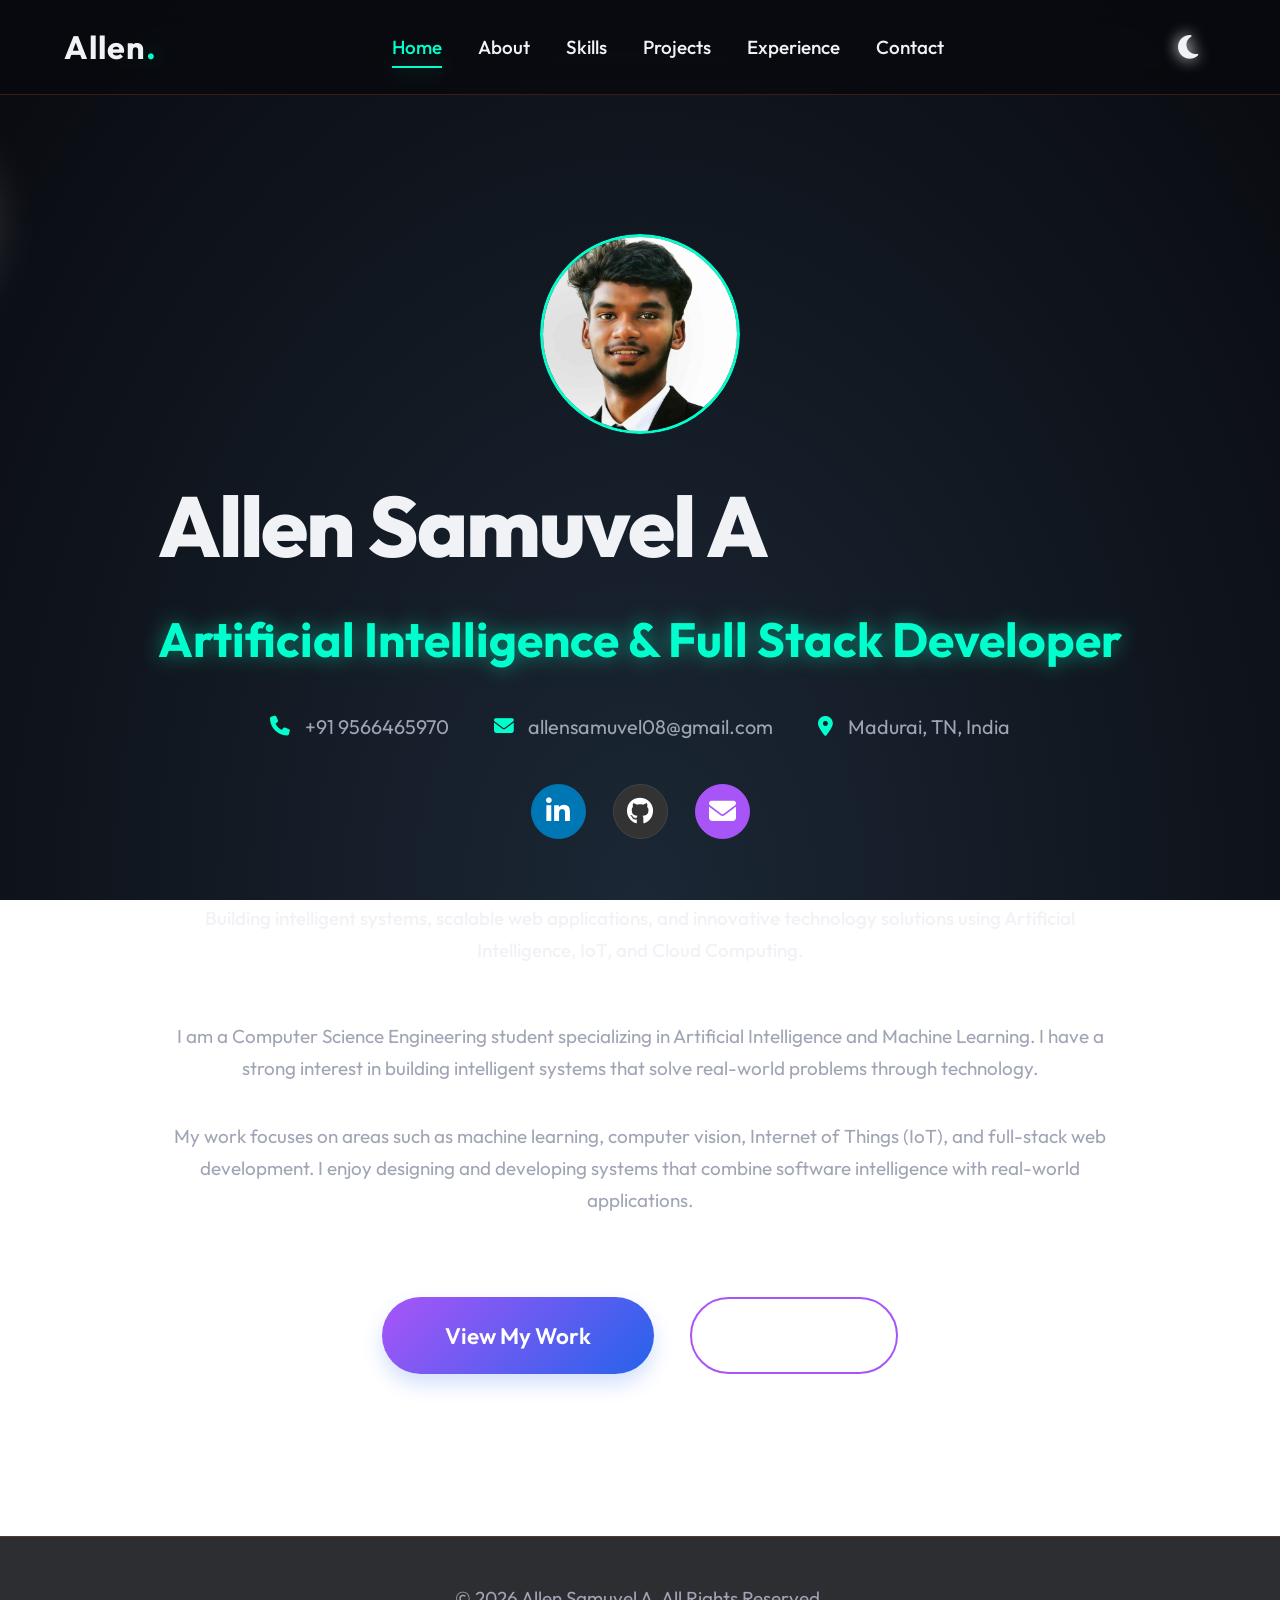
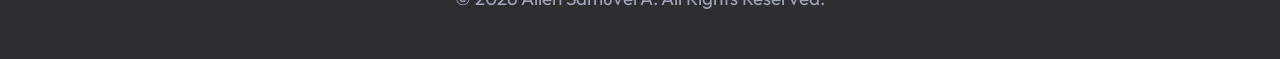
<file: index.html>
<!DOCTYPE html>
<html lang="en">
<head>
  <meta charset="UTF-8">
  <meta name="viewport" content="width=device-width, initial-scale=1.0">
  <title>Allen Samuvel A | Home</title>
  <meta name="description" content="Portfolio of Allen Samuvel A, AI & Software Developer.">
  <link rel="stylesheet" href="style.css">
  <link rel="stylesheet" href="https://cdnjs.cloudflare.com/ajax/libs/font-awesome/6.4.0/css/all.min.css">
</head>
<body>
  <div class="nav-overlay" id="nav-overlay"></div>
  <div class="bg-container" id="bg-container">
    <div class="celestial-body"></div>
  </div>

  <nav id="navbar">
    <a href="index.html" class="logo">Allen<span>.</span></a>
    <ul class="nav-links" id="nav-links">
      <li><a href="index.html">Home</a></li>
      <li><a href="about.html">About</a></li>
      <li><a href="skills.html">Skills</a></li>
      <li><a href="projects.html">Projects</a></li>
      <li><a href="experience.html">Experience</a></li>
      <li><a href="contact.html">Contact</a></li>
    </ul>
    <div style="display: flex; align-items: center;">
      <button class="theme-switch" id="theme-switch" aria-label="Toggle Theme">
        <i class="fa-solid fa-moon"></i>
        <i class="fa-solid fa-sun"></i>
      </button>
      <button class="hamburger" id="hamburger" aria-label="Toggle Menu">
        <i class="fa-solid fa-bars"></i>
      </button>
    </div>
  </nav>

  <main>
    <section id="home">
      <div class="hero-centered">
        <div class="hero-content reveal">
          
          <div class="hero-profile-flex">
            <div class="hero-img-wrapper">
              <img src="assets/avatar.jpg" alt="Allen Samuvel A" class="hero-avatar">
            </div>
            <div class="hero-text-wrapper">
              <h1 class="hero-title">Allen Samuvel A</h1>
              <h2 class="hero-subtitle" style="margin-bottom: 0;">Artificial Intelligence & Full Stack Developer</h2>
            </div>
          </div>
          
          <div class="hero-contact-bar" style="margin-top: 2.5rem;">
            <span><i class="fa-solid fa-phone"></i> +91 9566465970</span>
            <span><i class="fa-solid fa-envelope"></i> allensamuvel08@gmail.com</span>
            <span><i class="fa-solid fa-location-dot"></i> Madurai, TN, India</span>
          </div>

          <div class="hero-socials">
            <a href="https://linkedin.com/in/allensamuvel" target="_blank" class="social-icon li" aria-label="LinkedIn"><i class="fa-brands fa-linkedin-in"></i></a>
            <a href="https://github.com" target="_blank" class="social-icon gh" aria-label="GitHub"><i class="fa-brands fa-github"></i></a>
            <a href="mailto:allensamuvel08@gmail.com" class="social-icon em" aria-label="Email"><i class="fa-solid fa-envelope"></i></a>
          </div>

          <div class="hero-tagline">
            <p>Building intelligent systems, scalable web applications, and innovative technology solutions using Artificial Intelligence, IoT, and Cloud Computing.</p>
          </div>

          <div class="hero-description">
            <p>I am a Computer Science Engineering student specializing in Artificial Intelligence and Machine Learning. I have a strong interest in building intelligent systems that solve real-world problems through technology.</p>
            <p>My work focuses on areas such as machine learning, computer vision, Internet of Things (IoT), and full-stack web development. I enjoy designing and developing systems that combine software intelligence with real-world applications.</p>
          </div>

          <div class="hero-btns-centered">
            <a href="projects.html" class="btn btn-gradient btn-large">View My Work</a>
            <a href="contact.html" class="btn btn-outline btn-large">Hire Me</a>
          </div>
        </div>
      </div>
    </section>
  </main>

  <footer>
    <p>&copy; 2026 Allen Samuvel A. All Rights Reserved.</p>
  </footer>

  <script src="script.js"></script>
</body>
</html>
</file>
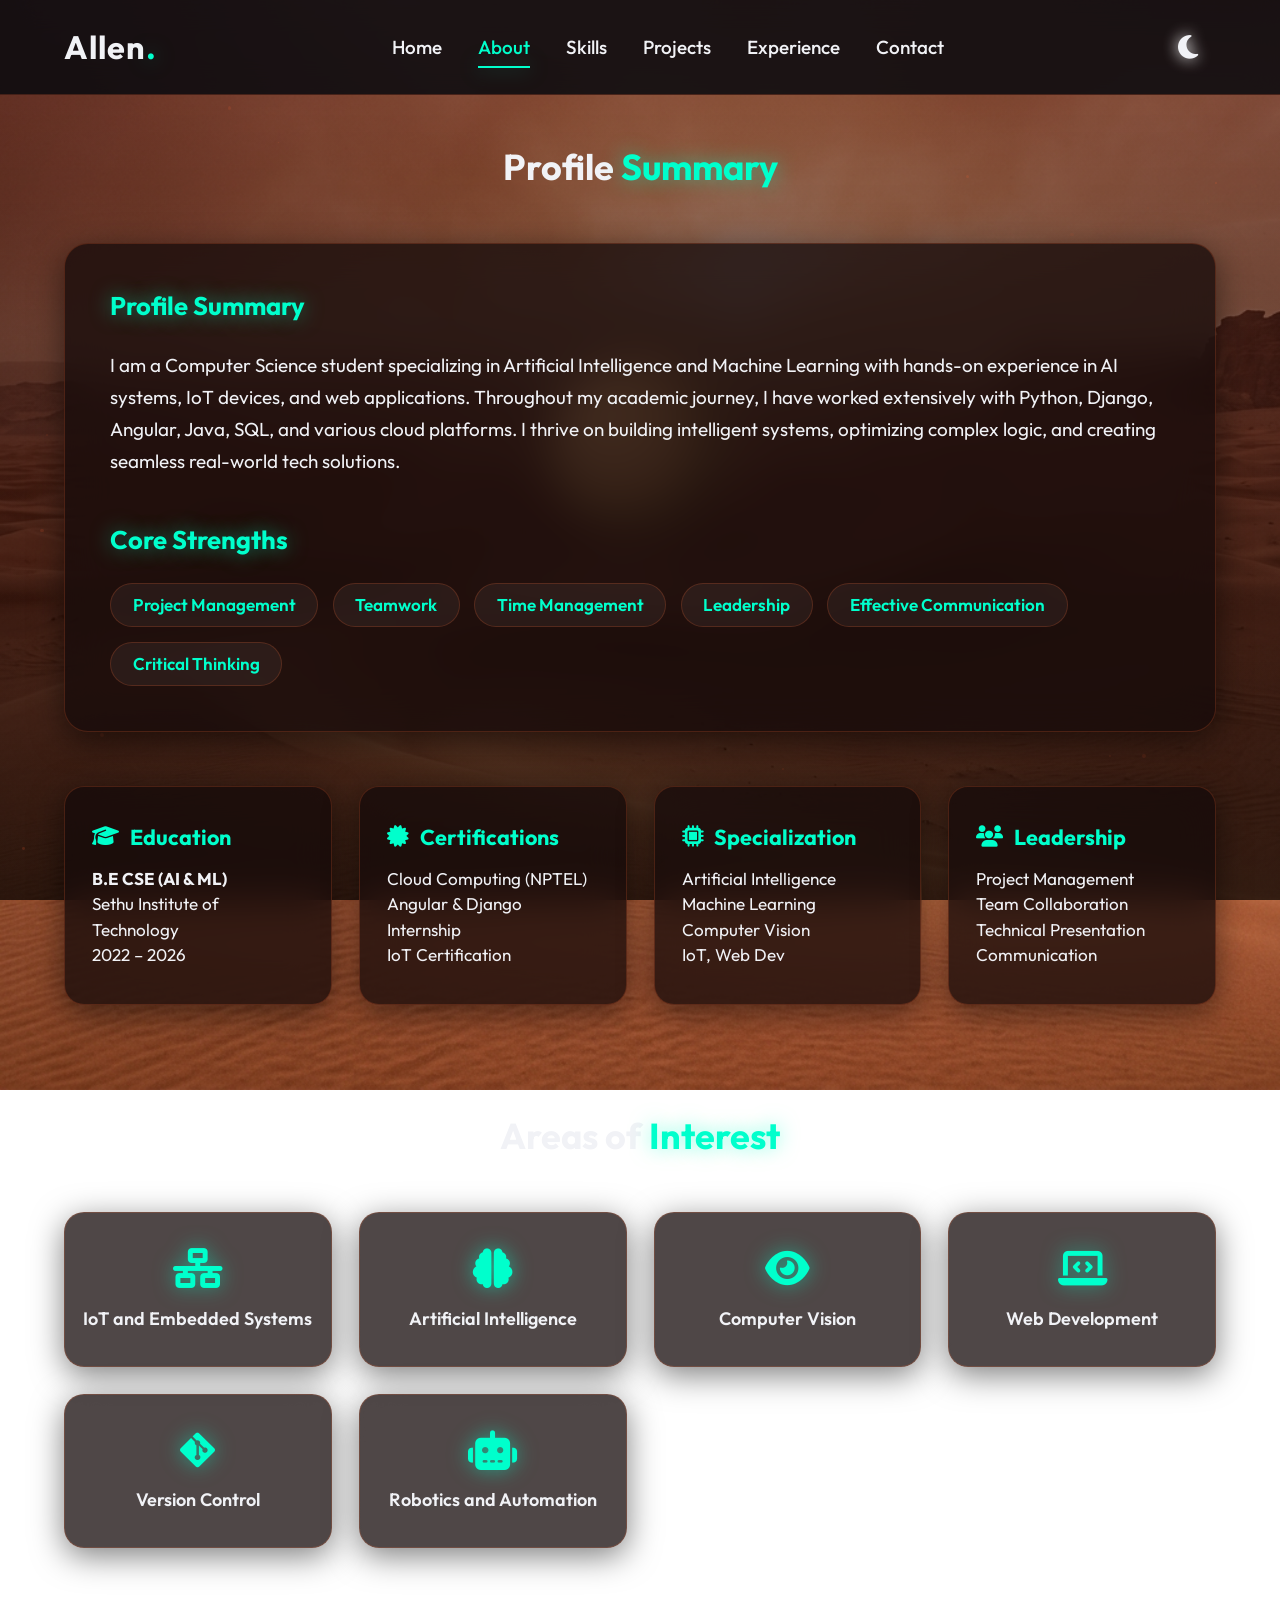
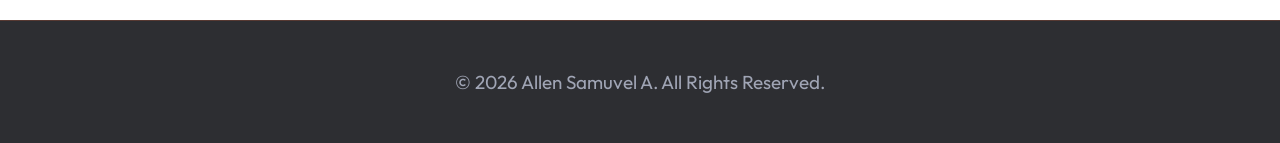
<file: about.html>
<!DOCTYPE html>
<html lang="en">
<head>
  <meta charset="UTF-8">
  <meta name="viewport" content="width=device-width, initial-scale=1.0">
  <title>Allen Samuvel A | About</title>
  <link rel="stylesheet" href="style.css">
  <link rel="stylesheet" href="https://cdnjs.cloudflare.com/ajax/libs/font-awesome/6.4.0/css/all.min.css">
</head>
<body class="about-page">
  <div class="nav-overlay" id="nav-overlay"></div>
  <!-- Mars Theme Elements -->
  <div class="mars-bg-overlay"></div>
  <div class="sand-particles" id="sand-particles"></div>
  
  <div class="saturn-container">
    <div class="saturn">
      <div class="planet"></div>
      <div class="rings"></div>
    </div>
  </div>

  <nav id="navbar">
    <a href="index.html" class="logo">Allen<span>.</span></a>
    <ul class="nav-links" id="nav-links">
      <li><a href="index.html">Home</a></li>
      <li><a href="about.html">About</a></li>
      <li><a href="skills.html">Skills</a></li>
      <li><a href="projects.html">Projects</a></li>
      <li><a href="experience.html">Experience</a></li>
      <li><a href="contact.html">Contact</a></li>
    </ul>
    <div style="display: flex; align-items: center;">
      <button class="theme-switch" id="theme-switch" aria-label="Toggle Theme">
        <i class="fa-solid fa-moon"></i>
        <i class="fa-solid fa-sun"></i>
      </button>
      <button class="hamburger" id="hamburger" aria-label="Toggle Menu">
        <i class="fa-solid fa-bars"></i>
      </button>
    </div>
  </nav>

  <main>
    <section id="about">
      <h1 class="section-title reveal">Profile <span>Summary</span></h1>
      
      <!-- Profile Layout -->
      <div class="profile-layout reveal">
        <!-- Profile Summary Card -->
        <div class="profile-left">
          <div class="profile-card">
            <h3>Profile Summary</h3>
            <p>
              I am a Computer Science student specializing in Artificial Intelligence and Machine Learning with hands-on experience in AI systems, IoT devices, and web applications. Throughout my academic journey, I have worked extensively with Python, Django, Angular, Java, SQL, and various cloud platforms. I thrive on building intelligent systems, optimizing complex logic, and creating seamless real-world tech solutions.
            </p>
            
            <h3 class="strengths-title">Core Strengths</h3>
            <div class="strengths-tags">
              <span class="pill-badge">Project Management</span>
              <span class="pill-badge">Teamwork</span>
              <span class="pill-badge">Time Management</span>
              <span class="pill-badge">Leadership</span>
              <span class="pill-badge">Effective Communication</span>
              <span class="pill-badge">Critical Thinking</span>
            </div>
          </div>
        </div>

        <!-- Horizontal Info Cards -->
        <div class="profile-right">
          <div class="info-card">
            <h4><i class="fa-solid fa-graduation-cap"></i> Education</h4>
            <p><strong>B.E CSE (AI & ML)</strong><br>Sethu Institute of Technology<br>2022 – 2026</p>
          </div>
          <div class="info-card">
            <h4><i class="fa-solid fa-certificate"></i> Certifications</h4>
            <p>Cloud Computing (NPTEL)<br>Angular & Django Internship<br>IoT Certification</p>
          </div>
          <div class="info-card">
            <h4><i class="fa-solid fa-microchip"></i> Specialization</h4>
            <p>Artificial Intelligence<br>Machine Learning<br>Computer Vision<br>IoT, Web Dev</p>
          </div>
          <div class="info-card">
            <h4><i class="fa-solid fa-users"></i> Leadership</h4>
            <p>Project Management<br>Team Collaboration<br>Technical Presentation<br>Communication</p>
          </div>
        </div>
      </div>

      <!-- Areas of Interest Section -->
      <h2 class="section-title reveal" style="margin-top: 6rem;">Areas of <span>Interest</span></h2>
      <div class="interest-grid reveal">
        <div class="interest-box">
          <i class="fa-solid fa-network-wired"></i>
          <span>IoT and Embedded Systems</span>
        </div>
        <div class="interest-box">
          <i class="fa-solid fa-brain"></i>
          <span>Artificial Intelligence</span>
        </div>
        <div class="interest-box">
          <i class="fa-solid fa-eye"></i>
          <span>Computer Vision</span>
        </div>
        <div class="interest-box">
          <i class="fa-solid fa-laptop-code"></i>
          <span>Web Development</span>
        </div>
        <div class="interest-box">
          <i class="fa-brands fa-git-alt"></i>
          <span>Version Control</span>
        </div>
        <div class="interest-box">
          <i class="fa-solid fa-robot"></i>
          <span>Robotics and Automation</span>
        </div>
      </div>
    </section>
  </main>

  <footer>
    <p>&copy; 2026 Allen Samuvel A. All Rights Reserved.</p>
  </footer>

  <script src="script.js"></script>
</body>
</html>
</file>
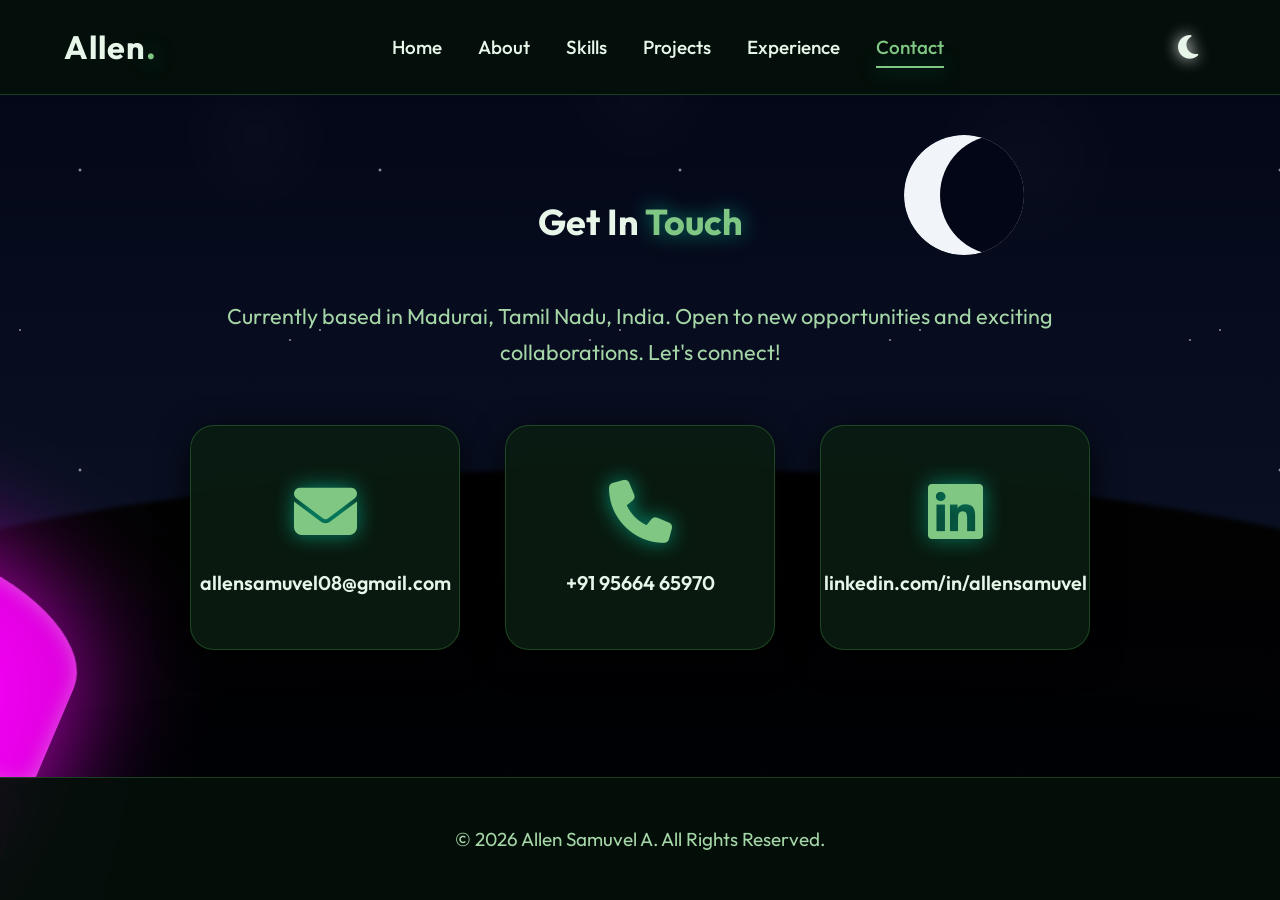
<file: contact.html>
<!DOCTYPE html>
<html lang="en">
<head>
  <meta charset="UTF-8">
  <meta name="viewport" content="width=device-width, initial-scale=1.0">
  <title>Allen Samuvel A | Contact</title>
  <link rel="stylesheet" href="style.css">
  <link rel="stylesheet" href="https://cdnjs.cloudflare.com/ajax/libs/font-awesome/6.4.0/css/all.min.css">
</head>
<body class="contact-page nature-theme">
  <div class="nav-overlay" id="nav-overlay"></div>
  <!-- Nature Valley Theme Elements -->
  <div class="nature-bg-overlay">
    <div class="nature-sky">
      <div class="nature-stars"></div>
      <div class="nature-clouds"></div>
    </div>
    <div class="nature-sun-moon"></div>
    <div class="nature-hill hill-back"></div>
    <div class="nature-hill hill-mid"></div>
    <div class="nature-hill hill-front"></div>
    <div class="nature-fog"></div>
  </div>
  <div id="butterfly-container"></div>

  <nav id="navbar">
    <a href="index.html" class="logo">Allen<span>.</span></a>
    <ul class="nav-links" id="nav-links">
      <li><a href="index.html">Home</a></li>
      <li><a href="about.html">About</a></li>
      <li><a href="skills.html">Skills</a></li>
      <li><a href="projects.html">Projects</a></li>
      <li><a href="experience.html">Experience</a></li>
      <li><a href="contact.html">Contact</a></li>
    </ul>
    <div style="display: flex; align-items: center;">
      <button class="theme-switch" id="theme-switch" aria-label="Toggle Theme">
        <i class="fa-solid fa-moon"></i>
        <i class="fa-solid fa-sun"></i>
      </button>
      <button class="hamburger" id="hamburger" aria-label="Toggle Menu">
        <i class="fa-solid fa-bars"></i>
      </button>
    </div>
  </nav>

  <main>
    <section id="contact">
      <h1 class="section-title reveal">Get In <span>Touch</span></h1>
      <div class="contact-container reveal">
        <p style="margin-bottom: 3rem; color: var(--text-secondary); font-size: 1.2rem;">
          Currently based in Madurai, Tamil Nadu, India. Open to new opportunities and exciting collaborations. Let's connect!
        </p>
        <div class="contact-cards">
          <a href="mailto:allensamuvel08@gmail.com" class="contact-card">
            <i class="fa-solid fa-envelope"></i>
            <span>allensamuvel08@gmail.com</span>
          </a>
          <a href="tel:+919566465970" class="contact-card">
            <i class="fa-solid fa-phone"></i>
            <span>+91 95664 65970</span>
          </a>
          <a href="https://www.linkedin.com/in/allensamuvel" target="_blank" class="contact-card">
            <i class="fa-brands fa-linkedin"></i>
            <span>linkedin.com/in/allensamuvel</span>
          </a>
        </div>
      </div>
    </section>
  </main>

  <footer>
    <p>&copy; 2026 Allen Samuvel A. All Rights Reserved.</p>
  </footer>

  <script src="script.js"></script>
</body>
</html>
</file>
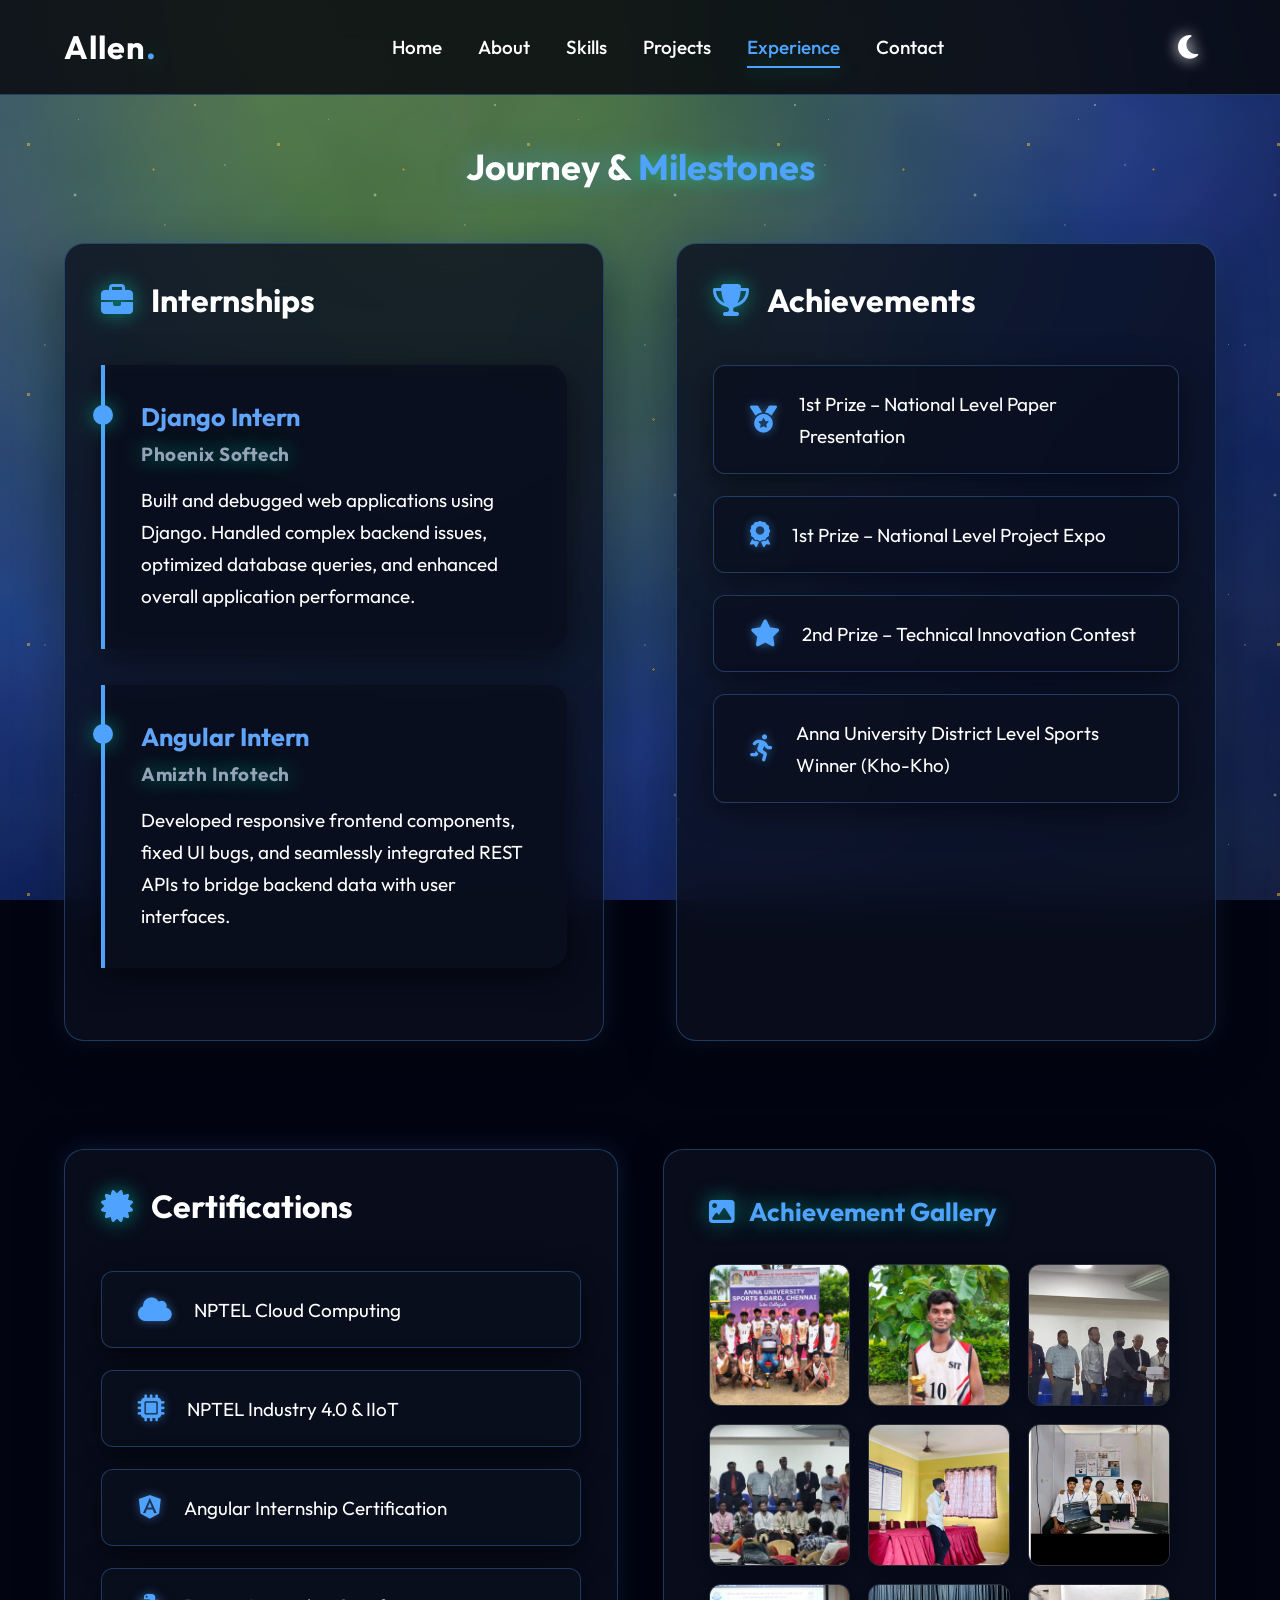
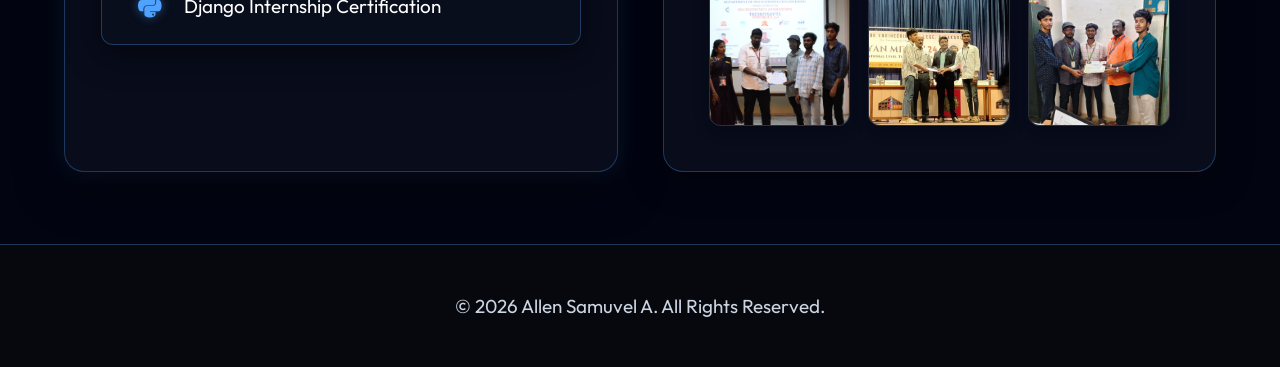
<file: experience.html>
<!DOCTYPE html>
<html lang="en">
<head>
  <meta charset="UTF-8">
  <meta name="viewport" content="width=device-width, initial-scale=1.0">
  <title>Allen Samuvel A | Experience & Achievements</title>
  <link rel="stylesheet" href="style.css">
  <link rel="stylesheet" href="https://cdnjs.cloudflare.com/ajax/libs/font-awesome/6.4.0/css/all.min.css" crossorigin="anonymous" referrerpolicy="no-referrer">
</head>
<body class="experience-page earth-theme">
  <div class="nav-overlay" id="nav-overlay"></div>
  <div class="space-background">
    <div class="stars-layer"></div>
    <div class="earth-container">
      <div class="earth">
        <div class="earth-clouds"></div>
        <div class="earth-city-lights"></div>
      </div>
      <div class="earth-atmosphere"></div>
    </div>
  </div>

  <div class="bg-container" id="bg-container">
    <div class="celestial-body"></div>
  </div>

  <nav id="navbar">
    <a href="index.html" class="logo">Allen<span>.</span></a>
    <ul class="nav-links" id="nav-links">
      <li><a href="index.html">Home</a></li>
      <li><a href="about.html">About</a></li>
      <li><a href="skills.html">Skills</a></li>
      <li><a href="projects.html">Projects</a></li>
      <li><a href="experience.html">Experience</a></li>
      <li><a href="contact.html">Contact</a></li>
    </ul>
    <div style="display: flex; align-items: center;">
      <button class="theme-switch" id="theme-switch" aria-label="Toggle Theme">
        <i class="fa-solid fa-moon"></i>
        <i class="fa-solid fa-sun"></i>
      </button>
      <button class="hamburger" id="hamburger" aria-label="Toggle Menu">
        <i class="fa-solid fa-bars"></i>
      </button>
    </div>
  </nav>


  <main>
    <section id="experience">
      <h1 class="section-title reveal">Journey & <span>Milestones</span></h1>
      <div class="timeline-grid">
        
        <div class="timeline-section reveal">
          <h3><i class="fa-solid fa-briefcase"></i> Internships</h3>
          <div class="timeline-item">
            <h4>Django Intern</h4>
            <div class="company">Phoenix Softech</div>
            <p>Built and debugged web applications using Django. Handled complex backend issues, optimized database queries, and enhanced overall application performance.</p>
          </div>
          <div class="timeline-item">
            <h4>Angular Intern</h4>
            <div class="company">Amizth Infotech</div>
            <p>Developed responsive frontend components, fixed UI bugs, and seamlessly integrated REST APIs to bridge backend data with user interfaces.</p>
          </div>
        </div>

        <div class="timeline-section reveal">
          <h3><i class="fa-solid fa-trophy"></i> Achievements</h3>
          <div class="list-item"><i class="fa-solid fa-medal"></i> 1st Prize – National Level Paper Presentation</div>
          <div class="list-item"><i class="fa-solid fa-award"></i> 1st Prize – National Level Project Expo</div>
          <div class="list-item"><i class="fa-solid fa-star"></i> 2nd Prize – Technical Innovation Contest</div>
          <div class="list-item"><i class="fa-solid fa-running"></i> Anna University District Level Sports Winner (Kho-Kho)</div>
        </div>

        <!-- Certifications & Photos Row -->
        <div class="experience-row reveal">
          <div class="timeline-section certifications-column">
            <h3><i class="fa-solid fa-certificate"></i> Certifications</h3>
            <div class="list-item"><i class="fa-solid fa-cloud"></i> NPTEL Cloud Computing</div>
            <div class="list-item"><i class="fa-solid fa-microchip"></i> NPTEL Industry 4.0 & IIoT</div>
            <div class="list-item"><i class="fa-brands fa-angular"></i> Angular Internship Certification</div>
            <div class="list-item"><i class="fa-brands fa-python"></i> Django Internship Certification</div>
          </div>

          <div class="experience-gallery">
            <h3><i class="fa-solid fa-image"></i> Achievement Gallery</h3>
            <div class="photo-grid">
              <div class="grid-item"><img src="assets/kho-kho-team.jpg" alt="Kho-Kho District Level Sports Team"></div>
              <div class="grid-item"><img src="assets/individual-trophy.jpg" alt="Individual Trophy with Sports Jersey"></div>
              <div class="grid-item"><img src="assets/award-ceremony-1.jpg" alt="National Level Paper Presentation Award"></div>
              <div class="grid-item"><img src="assets/award-ceremony-2.jpg" alt="Technical Innovation Contest Winners"></div>
              <div class="grid-item"><img src="assets/presentation-1.jpg" alt="Technical Presentation on Stage"></div>
              <div class="grid-item"><img src="assets/tech-expo-stall.jpg" alt="SRISHTI 2025 Project Expo Stall"></div>
              <div class="grid-item"><img src="assets/award-ceremony-3.jpg" alt="TECHUTSAV'25 Award Ceremony"></div>
              <div class="grid-item"><img src="assets/gyan-mitra-24.jpg" alt="Gyan Mitra '24 National Level Tech Colloquium"></div>
              <div class="grid-item"><img src="assets/certificate-receiving.jpg" alt="Receiving Certificate of Achievement"></div>
            </div>
          </div>
        </div>

      </div>
    </section>
  </main>

  <footer>
    <p>&copy; 2026 Allen Samuvel A. All Rights Reserved.</p>
  </footer>

  <script src="script.js"></script>
</body>
</html>
</file>
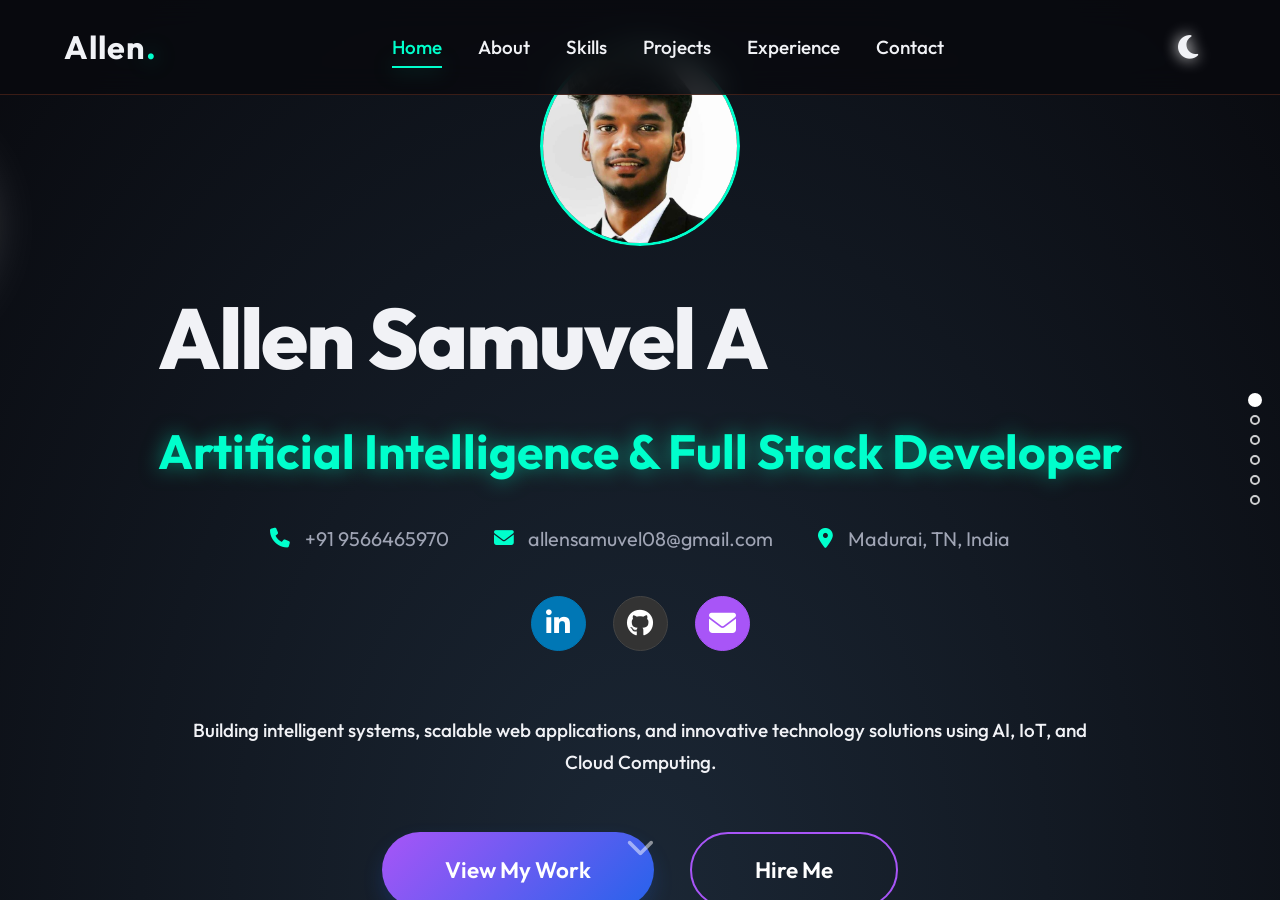
<file: portfolio.html>
<!DOCTYPE html>
<html lang="en">
<head>
  <meta charset="UTF-8">
  <meta name="viewport" content="width=device-width, initial-scale=1.0">
  <title>Allen Samuvel A | Portfolio</title>
  <meta name="description" content="Portfolio of Allen Samuvel A – AI & Full Stack Developer.">
  <link rel="stylesheet" href="style.css">
  <link rel="stylesheet" href="skills.css">
  <link rel="stylesheet" href="fullpage.css">
  <link rel="stylesheet" href="https://cdnjs.cloudflare.com/ajax/libs/font-awesome/6.4.0/css/all.min.css" crossorigin="anonymous">
</head>
<body>

  <!-- ===== NAVBAR ===== -->
  <nav id="navbar">
    <a href="#home" class="logo" data-fp-target="home">Allen<span>.</span></a>
    <ul class="nav-links" id="nav-links">
      <li><a href="#home"       data-fp-target="home">Home</a></li>
      <li><a href="#about"      data-fp-target="about">About</a></li>
      <li><a href="#skills"     data-fp-target="skills">Skills</a></li>
      <li><a href="#projects"   data-fp-target="projects">Projects</a></li>
      <li><a href="#experience" data-fp-target="experience">Experience</a></li>
      <li><a href="#contact"    data-fp-target="contact">Contact</a></li>
    </ul>
    <div style="display:flex;align-items:center;">
      <button class="theme-switch" id="theme-switch" aria-label="Toggle Theme">
        <i class="fa-solid fa-moon"></i>
        <i class="fa-solid fa-sun"></i>
      </button>
      <button class="hamburger" id="hamburger" aria-label="Toggle Menu">
        <i class="fa-solid fa-bars"></i>
      </button>
    </div>
  </nav>

  <!-- ===== SECTION 1: HOME ===== -->
  <section class="fp-section" id="home" data-section="home">
    <div class="fp-bg-home">
      <div class="bg-container" id="bg-container"><div class="celestial-body"></div></div>
    </div>
    <div class="fp-content fp-center">
      <div class="hero-content reveal active">
        <div class="hero-profile-flex">
          <div class="hero-img-wrapper">
            <img src="assets/avatar.jpg" alt="Allen Samuvel A" class="hero-avatar">
          </div>
          <div class="hero-text-wrapper">
            <h1 class="hero-title">Allen Samuvel A</h1>
            <h2 class="hero-subtitle" style="margin-bottom:0;">Artificial Intelligence &amp; Full Stack Developer</h2>
          </div>
        </div>
        <div class="hero-contact-bar" style="margin-top:2.5rem;">
          <span><i class="fa-solid fa-phone"></i> +91 9566465970</span>
          <span><i class="fa-solid fa-envelope"></i> allensamuvel08@gmail.com</span>
          <span><i class="fa-solid fa-location-dot"></i> Madurai, TN, India</span>
        </div>
        <div class="hero-socials">
          <a href="https://linkedin.com/in/allensamuvel" target="_blank" class="social-icon li" aria-label="LinkedIn"><i class="fa-brands fa-linkedin-in"></i></a>
          <a href="https://github.com" target="_blank" class="social-icon gh" aria-label="GitHub"><i class="fa-brands fa-github"></i></a>
          <a href="mailto:allensamuvel08@gmail.com" class="social-icon em" aria-label="Email"><i class="fa-solid fa-envelope"></i></a>
        </div>
        <div class="hero-tagline">
          <p>Building intelligent systems, scalable web applications, and innovative technology solutions using AI, IoT, and Cloud Computing.</p>
        </div>
        <div class="hero-btns-centered">
          <a href="#projects" class="btn btn-gradient btn-large" data-fp-target="projects">View My Work</a>
          <a href="#contact" class="btn btn-outline btn-large" data-fp-target="contact">Hire Me</a>
        </div>
      </div>
    </div>
    <div class="fp-scroll-hint"><i class="fa-solid fa-chevron-down"></i></div>
  </section>

  <!-- ===== SECTION 2: ABOUT ===== -->
  <section class="fp-section about-page" id="about" data-section="about">
    <div class="mars-bg-overlay"></div>
    <div class="sand-particles" id="sand-particles"></div>
    <div class="saturn-container">
      <div class="saturn">
        <div class="planet"></div>
        <div class="rings"></div>
      </div>
    </div>
    <div class="fp-content">
      <h1 class="section-title reveal">Profile <span>Summary</span></h1>
      <div class="profile-layout reveal">
        <div class="profile-left">
          <div class="profile-card">
            <h3>Profile Summary</h3>
            <p>I am a Computer Science student specializing in AI and Machine Learning with hands-on experience in AI systems, IoT devices, and web applications. I work extensively with Python, Django, Angular, Java, SQL, and cloud platforms.</p>
            <h3 class="strengths-title">Core Strengths</h3>
            <div class="strengths-tags">
              <span class="pill-badge">Project Management</span>
              <span class="pill-badge">Teamwork</span>
              <span class="pill-badge">Time Management</span>
              <span class="pill-badge">Leadership</span>
              <span class="pill-badge">Critical Thinking</span>
            </div>
          </div>
        </div>
        <div class="profile-right">
          <div class="info-card"><h4><i class="fa-solid fa-graduation-cap"></i> Education</h4><p><strong>B.E CSE (AI &amp; ML)</strong><br>Sethu Institute of Technology<br>2022 – 2026</p></div>
          <div class="info-card"><h4><i class="fa-solid fa-certificate"></i> Certifications</h4><p>Cloud Computing (NPTEL)<br>Angular &amp; Django Internship<br>IoT Certification</p></div>
          <div class="info-card"><h4><i class="fa-solid fa-microchip"></i> Specialization</h4><p>Artificial Intelligence<br>Machine Learning<br>Computer Vision<br>IoT, Web Dev</p></div>
          <div class="info-card"><h4><i class="fa-solid fa-users"></i> Leadership</h4><p>Project Management<br>Team Collaboration<br>Technical Presentation</p></div>
        </div>
      </div>
    </div>
  </section>

  <!-- ===== SECTION 3: SKILLS ===== -->
  <section class="fp-section skills-page" id="skills" data-section="skills">
    <div class="storm-overlay"></div>
    <div class="lightning-flash" id="lightning"></div>
    <div class="rain-particles" id="rain-particles"></div>
    <div class="fp-content">
      <h1 class="section-title reveal">My <span>Skills</span></h1>
      <div class="skills-container">
        <div class="skill-card card-ai reveal">
          <div class="skill-header"><div class="skill-icon"><i class="fa-solid fa-brain"></i></div><h3>AI &amp; Machine Learning</h3></div>
          <ul class="skill-list"><li>Python</li><li>TensorFlow</li><li>OpenCV</li><li>Computer Vision</li><li>Deep Learning</li><li>Neural Networks</li></ul>
        </div>
        <div class="skill-card card-prog reveal">
          <div class="skill-header"><div class="skill-icon"><i class="fa-solid fa-code"></i></div><h3>Programming Languages</h3></div>
          <ul class="skill-list"><li>Python</li><li>Java</li><li>SQL</li></ul>
        </div>
        <div class="skill-card card-web reveal">
          <div class="skill-header"><div class="skill-icon"><i class="fa-solid fa-globe"></i></div><h3>Web Development</h3></div>
          <ul class="skill-list"><li>React</li><li>Angular</li><li>Django</li><li>HTML/CSS</li><li>JavaScript</li></ul>
        </div>
        <div class="skill-card card-iot reveal">
          <div class="skill-header"><div class="skill-icon"><i class="fa-solid fa-microchip"></i></div><h3>IoT &amp; Embedded</h3></div>
          <ul class="skill-list"><li>ESP32</li><li>Arduino</li><li>Sensors</li><li>Bluetooth</li><li>Automation</li></ul>
        </div>
        <div class="skill-card card-cloud reveal">
          <div class="skill-header"><div class="skill-icon"><i class="fa-solid fa-cloud"></i></div><h3>Cloud &amp; DevOps</h3></div>
          <ul class="skill-list"><li>Cloud Computing</li><li>Git</li><li>Version Control</li></ul>
        </div>
        <div class="skill-card card-web reveal">
          <div class="skill-header"><div class="skill-icon" style="background:#14b8a6;"><i class="fa-solid fa-screwdriver-wrench"></i></div><h3 style="color:#fff;">Tools &amp; Technologies</h3></div>
          <ul class="skill-list" style="--bullet-color:#14b8a6;"><li>Prompt Engineering</li><li>Database Management</li><li>Software Architecture</li><li>System Design</li><li>AI Tools</li></ul>
        </div>
      </div>
    </div>
  </section>

  <!-- ===== SECTION 4: PROJECTS ===== -->
  <section class="fp-section projects-page winter-theme" id="projects" data-section="projects">
    <div id="snow-container" class="snow-container"></div>
    <div class="winter-lights"></div>
    <div class="static-snowflake top-left">❄</div>
    <div class="static-snowflake bottom-right">❄</div>
    <div class="fp-content">
      <h1 class="section-title reveal">Featured <span>Projects</span></h1>
      <div class="projects-grid">
        <div class="project-card reveal">
          <div class="project-img-wrapper">
            <img src="assets/project_1_object_detection_1777873938792.png" alt="AI Assistant Prototype" class="project-img">
          </div>
          <div class="project-content">
            <h3>AI Assistant for Visually Impaired</h3>
            <div class="project-tech">
              <span class="tech-tag">ESP32-CAM</span><span class="tech-tag">Ultrasonic</span><span class="tech-tag">OpenCV</span><span class="tech-tag">IoT</span>
            </div>
            <p class="project-desc">Wearable assistive device using ESP32-CAM and ultrasonic sensors to detect obstacles and provide real-time audio feedback.</p>
            <ul class="project-features">
              <li>Hardware object recognition</li><li>Ultrasonic obstacle detection</li><li>Real-time audio assistance</li>
            </ul>
          </div>
        </div>
        <div class="project-card reveal">
          <div class="project-img-wrapper">
            <img src="assets/project_2_stethoscope_1777873993281.png" alt="Bluetooth Stethoscope" class="project-img">
          </div>
          <div class="project-content">
            <h3>Bluetooth Digital Stethoscope</h3>
            <div class="project-tech">
              <span class="tech-tag">Embedded Systems</span><span class="tech-tag">Bluetooth</span>
            </div>
            <p class="project-desc">Digital stethoscope transmitting heart and lung sounds wirelessly via Bluetooth for remote monitoring.</p>
            <ul class="project-features">
              <li>Wireless audio transmission</li><li>Reduced signal noise</li><li>Real-time monitoring</li>
            </ul>
          </div>
        </div>
        <div class="project-card reveal">
          <div class="project-img-wrapper">
            <img src="assets/project_3_telecalling_1777874017637.png" alt="AI Tele-Calling Agent" class="project-img">
          </div>
          <div class="project-content">
            <h3>AI Tele-Calling Agent</h3>
            <div class="project-tech">
              <span class="tech-tag">AI Voice Gen</span><span class="tech-tag">NLP</span><span class="tech-tag">API Integration</span>
            </div>
            <p class="project-desc">AI-powered agent that automatically calls customers and interacts using natural voice conversations.</p>
            <ul class="project-features">
              <li>AI-generated voice calls</li><li>Automated customer interaction</li><li>Call automation system</li>
            </ul>
          </div>
        </div>
      </div>
    </div>
  </section>

  <!-- ===== SECTION 5: EXPERIENCE ===== -->
  <section class="fp-section experience-page earth-theme" id="experience" data-section="experience">
    <div class="space-background">
      <div class="stars-layer"></div>
      <div class="earth-container">
        <div class="earth">
          <div class="earth-clouds"></div>
          <div class="earth-city-lights"></div>
        </div>
        <div class="earth-atmosphere"></div>
      </div>
    </div>
    <div class="fp-content">
      <h1 class="section-title reveal">Journey &amp; <span>Milestones</span></h1>
      <div class="timeline-grid">
        <div class="timeline-section reveal">
          <h3><i class="fa-solid fa-briefcase"></i> Internships</h3>
          <div class="timeline-item">
            <h4>Django Intern</h4>
            <div class="company">Phoenix Softech</div>
            <p>Built and debugged web applications using Django. Optimized database queries and enhanced application performance.</p>
          </div>
          <div class="timeline-item">
            <h4>Angular Intern</h4>
            <div class="company">Amizth Infotech</div>
            <p>Developed responsive frontend components and integrated REST APIs to bridge backend data with user interfaces.</p>
          </div>
        </div>
        <div class="timeline-section reveal">
          <h3><i class="fa-solid fa-trophy"></i> Achievements</h3>
          <div class="list-item"><i class="fa-solid fa-medal"></i> 1st Prize – National Level Paper Presentation</div>
          <div class="list-item"><i class="fa-solid fa-award"></i> 1st Prize – National Level Project Expo</div>
          <div class="list-item"><i class="fa-solid fa-star"></i> 2nd Prize – Technical Innovation Contest</div>
          <div class="list-item"><i class="fa-solid fa-running"></i> Anna University District Level Sports Winner (Kho-Kho)</div>
        </div>
        <div class="experience-row reveal">
          <div class="timeline-section certifications-column">
            <h3><i class="fa-solid fa-certificate"></i> Certifications</h3>
            <div class="list-item"><i class="fa-solid fa-cloud"></i> NPTEL Cloud Computing</div>
            <div class="list-item"><i class="fa-solid fa-microchip"></i> NPTEL Industry 4.0 &amp; IIoT</div>
            <div class="list-item"><i class="fa-brands fa-angular"></i> Angular Internship Certification</div>
            <div class="list-item"><i class="fa-brands fa-python"></i> Django Internship Certification</div>
          </div>
          <div class="experience-gallery">
            <h3><i class="fa-solid fa-image"></i> Achievement Gallery</h3>
            <div class="photo-grid">
              <div class="grid-item"><img src="assets/kho-kho-team.jpg" alt="Kho-Kho Team"></div>
              <div class="grid-item"><img src="assets/individual-trophy.jpg" alt="Individual Trophy"></div>
              <div class="grid-item"><img src="assets/award-ceremony-1.jpg" alt="Award Ceremony 1"></div>
              <div class="grid-item"><img src="assets/award-ceremony-2.jpg" alt="Award Ceremony 2"></div>
              <div class="grid-item"><img src="assets/presentation-1.jpg" alt="Presentation"></div>
              <div class="grid-item"><img src="assets/tech-expo-stall.jpg" alt="Tech Expo"></div>
            </div>
          </div>
        </div>
      </div>
    </div>
  </section>

  <!-- ===== SECTION 6: CONTACT ===== -->
  <section class="fp-section contact-page nature-theme" id="contact" data-section="contact">
    <div class="nature-bg-overlay">
      <div class="nature-sky">
        <div class="nature-stars"></div>
        <div class="nature-clouds"></div>
      </div>
      <div class="nature-sun-moon"></div>
      <div class="nature-hill hill-back"></div>
      <div class="nature-hill hill-mid"></div>
      <div class="nature-hill hill-front"></div>
      <div class="nature-fog"></div>
    </div>
    <div id="butterfly-container"></div>
    <div class="fp-content fp-center">
      <section id="contact-inner">
        <h1 class="section-title reveal">Get In <span>Touch</span></h1>
        <div class="contact-container reveal">
          <p style="margin-bottom:3rem;color:var(--text-secondary);font-size:1.2rem;">
            Currently based in Madurai, Tamil Nadu, India. Open to new opportunities and exciting collaborations. Let's connect!
          </p>
          <div class="contact-cards">
            <a href="mailto:allensamuvel08@gmail.com" class="contact-card">
              <i class="fa-solid fa-envelope"></i>
              <span>allensamuvel08@gmail.com</span>
            </a>
            <a href="tel:+919566465970" class="contact-card">
              <i class="fa-solid fa-phone"></i>
              <span>+91 95664 65970</span>
            </a>
            <a href="https://www.linkedin.com/in/allensamuvel" target="_blank" class="contact-card">
              <i class="fa-brands fa-linkedin"></i>
              <span>linkedin.com/in/allensamuvel</span>
            </a>
          </div>
        </div>
      </section>
    </div>
    <footer class="fp-footer">
      <p>&copy; 2026 Allen Samuvel A. All Rights Reserved.</p>
    </footer>
  </section>

  <script src="script.js"></script>
  <script src="fullpage.js"></script>
  <script src="fullpage-init.js"></script>
</body>
</html>
</file>
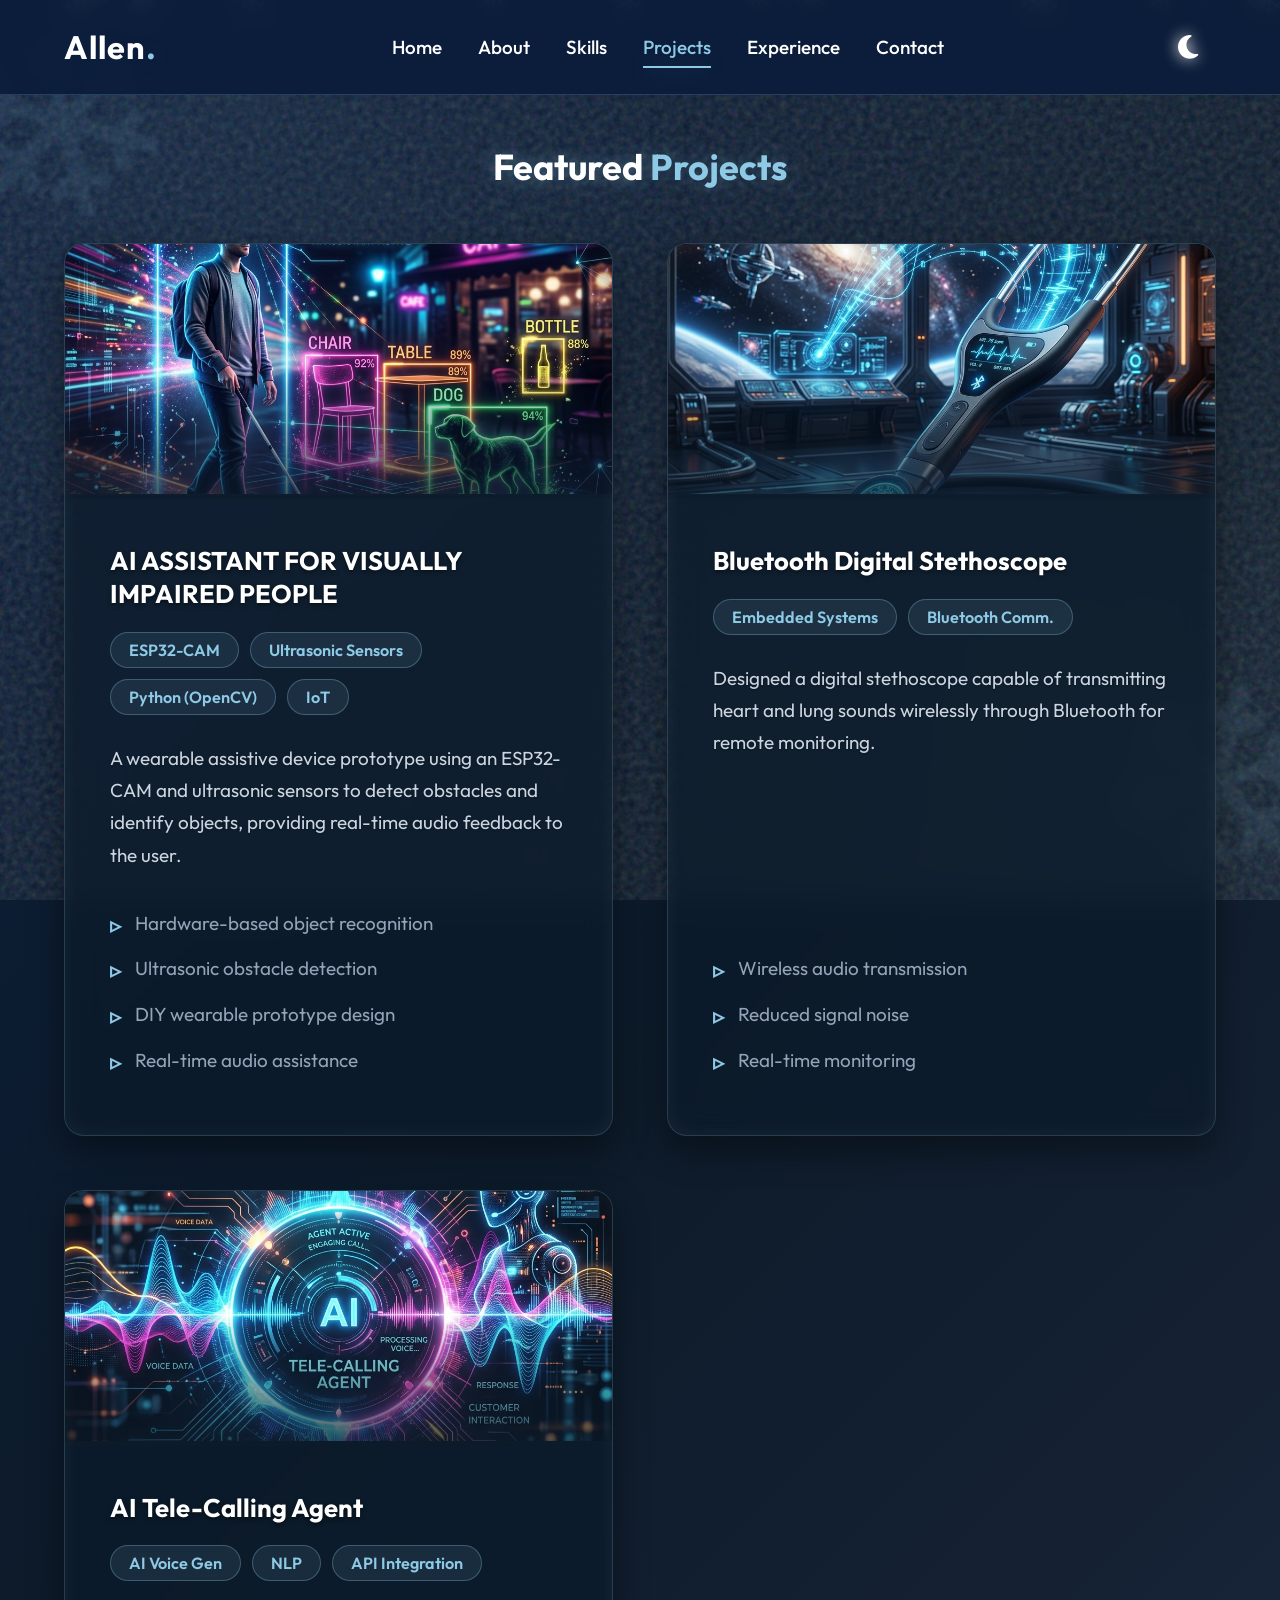
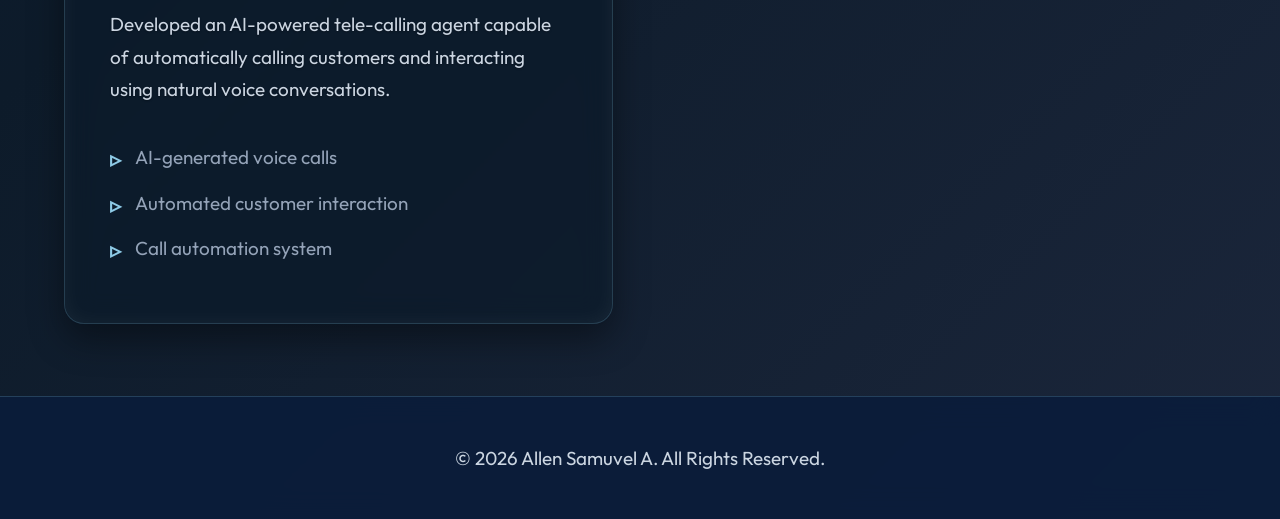
<file: projects.html>
<!DOCTYPE html>
<html lang="en">
<head>
  <meta charset="UTF-8">
  <meta name="viewport" content="width=device-width, initial-scale=1.0">
  <title>Allen Samuvel A | Projects</title>
  <link rel="stylesheet" href="style.css">
  <link rel="stylesheet" href="https://cdnjs.cloudflare.com/ajax/libs/font-awesome/6.4.0/css/all.min.css" crossorigin="anonymous">
</head>
<body class="projects-page winter-theme">
  <div class="nav-overlay" id="nav-overlay"></div>
  <div id="snow-container" class="snow-container"></div>
  <div class="winter-lights"></div>
  
  <!-- Static Decorative Snowflakes -->
  <div class="static-snowflake top-left">❄</div>
  <div class="static-snowflake bottom-right">❄</div>

  <div class="bg-container" id="bg-container">
    <div class="celestial-body"></div>
  </div>

  <nav id="navbar">
    <a href="index.html" class="logo">Allen<span>.</span></a>
    <ul class="nav-links" id="nav-links">
      <li><a href="index.html">Home</a></li>
      <li><a href="about.html">About</a></li>
      <li><a href="skills.html">Skills</a></li>
      <li><a href="projects.html">Projects</a></li>
      <li><a href="experience.html">Experience</a></li>
      <li><a href="contact.html">Contact</a></li>
    </ul>
    <div style="display: flex; align-items: center;">
      <button class="theme-switch" id="theme-switch" aria-label="Toggle Theme">
        <i class="fa-solid fa-moon"></i>
        <i class="fa-solid fa-sun"></i>
      </button>
      <button class="hamburger" id="hamburger" aria-label="Toggle Menu">
        <i class="fa-solid fa-bars"></i>
      </button>
    </div>
  </nav>

  <main>
    <section id="projects">
      <h1 class="section-title reveal">Featured <span>Projects</span></h1>
      <div class="projects-grid">
        
        <div class="project-card reveal">
          <div class="project-img-wrapper">
            <img src="assets/project_1_object_detection_1777873938792.png" alt="AI Assistant Prototype" class="project-img">
          </div>
          <div class="project-content">
            <h3>AI ASSISTANT FOR VISUALLY IMPAIRED PEOPLE</h3>
            <div class="project-tech">
              <span class="tech-tag">ESP32-CAM</span>
              <span class="tech-tag">Ultrasonic Sensors</span>
              <span class="tech-tag">Python (OpenCV)</span>
              <span class="tech-tag">IoT</span>
            </div>
            <p class="project-desc">A wearable assistive device prototype using an ESP32-CAM and ultrasonic sensors to detect obstacles and identify objects, providing real-time audio feedback to the user.</p>
            <ul class="project-features">
              <li>Hardware-based object recognition</li>
              <li>Ultrasonic obstacle detection</li>
              <li>DIY wearable prototype design</li>
              <li>Real-time audio assistance</li>
            </ul>
          </div>
        </div>

        <div class="project-card reveal">
          <div class="project-img-wrapper">
            <img src="assets/project_2_stethoscope_1777873993281.png" alt="Bluetooth Stethoscope" class="project-img">
          </div>
          <div class="project-content">
            <h3>Bluetooth Digital Stethoscope</h3>
            <div class="project-tech">
              <span class="tech-tag">Embedded Systems</span>
              <span class="tech-tag">Bluetooth Comm.</span>
            </div>
            <p class="project-desc">Designed a digital stethoscope capable of transmitting heart and lung sounds wirelessly through Bluetooth for remote monitoring.</p>
            <ul class="project-features">
              <li>Wireless audio transmission</li>
              <li>Reduced signal noise</li>
              <li>Real-time monitoring</li>
            </ul>
          </div>
        </div>

        <div class="project-card reveal">
          <div class="project-img-wrapper">
            <img src="assets/project_3_telecalling_1777874017637.png" alt="AI Tele-Calling Agent" class="project-img">
          </div>
          <div class="project-content">
            <h3>AI Tele-Calling Agent</h3>
            <div class="project-tech">
              <span class="tech-tag">AI Voice Gen</span>
              <span class="tech-tag">NLP</span>
              <span class="tech-tag">API Integration</span>
            </div>
            <p class="project-desc">Developed an AI-powered tele-calling agent capable of automatically calling customers and interacting using natural voice conversations.</p>
            <ul class="project-features">
              <li>AI-generated voice calls</li>
              <li>Automated customer interaction</li>
              <li>Call automation system</li>
            </ul>
          </div>
        </div>

      </div>
    </section>
  </main>

  <footer>
    <p>&copy; 2026 Allen Samuvel A. All Rights Reserved.</p>
  </footer>

  <script src="script.js"></script>
</body>
</html>
</file>
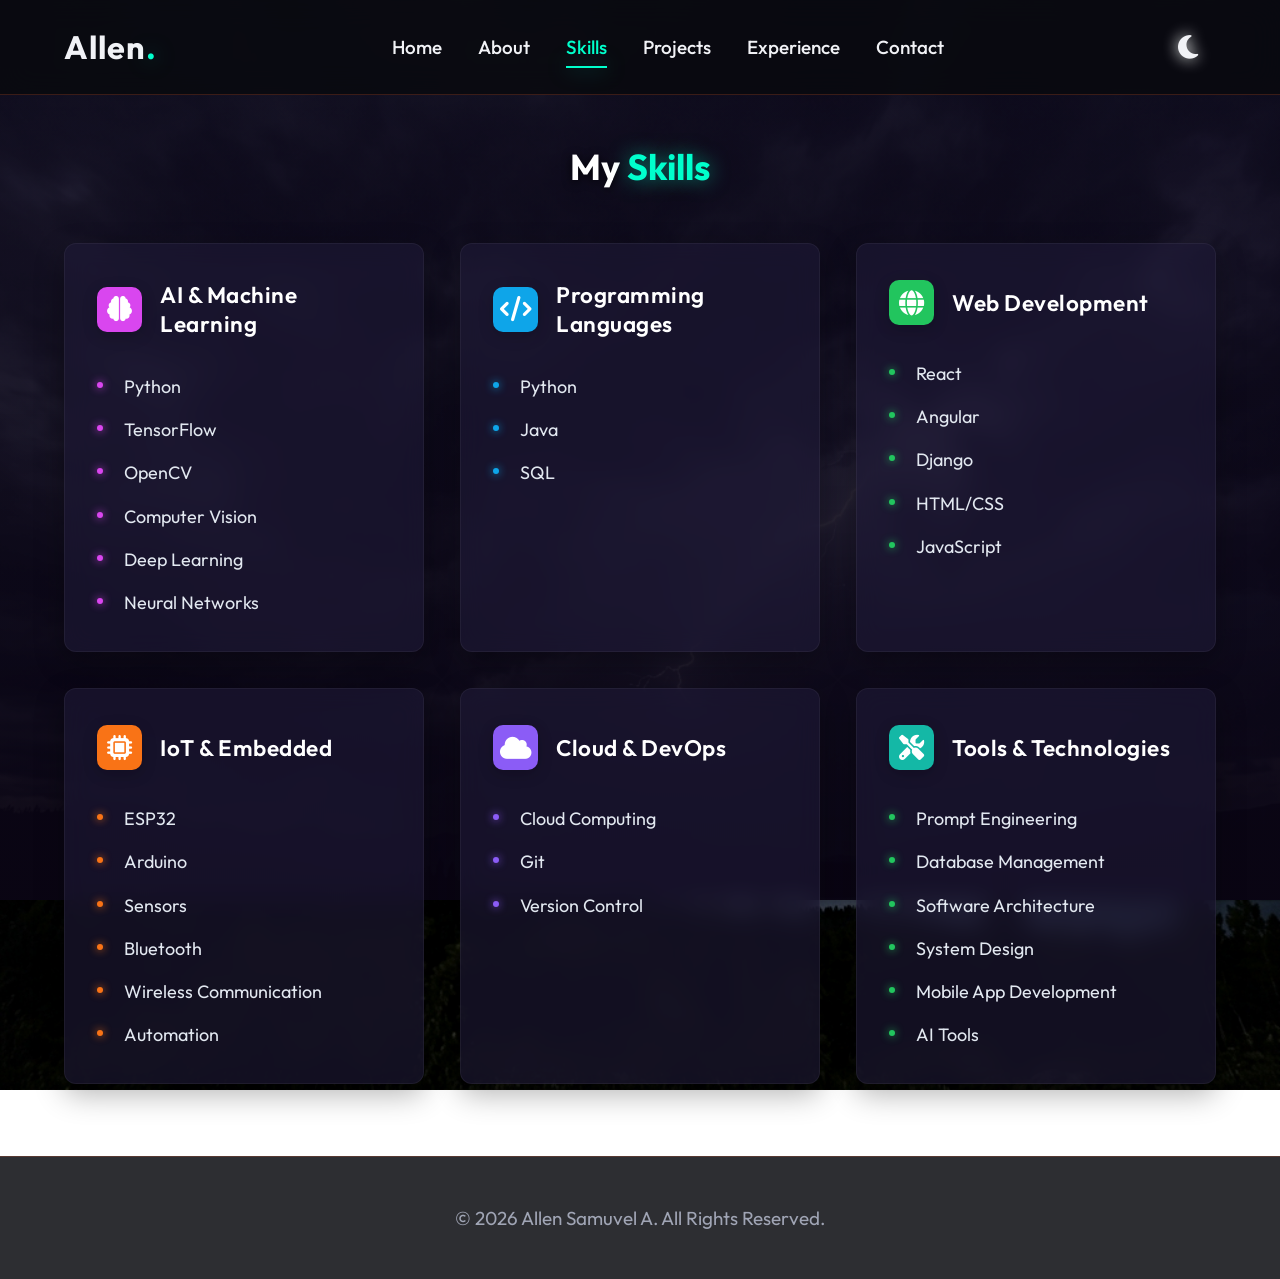
<file: skills.html>
<!DOCTYPE html>
<html lang="en">
<head>
  <meta charset="UTF-8">
  <meta name="viewport" content="width=device-width, initial-scale=1.0">
  <title>Allen Samuvel A | Skills</title>
  <link rel="stylesheet" href="style.css">
  <link rel="stylesheet" href="skills.css">
  <link rel="stylesheet" href="https://cdnjs.cloudflare.com/ajax/libs/font-awesome/6.4.0/css/all.min.css">
</head>
<body class="skills-page">
  <div class="nav-overlay" id="nav-overlay"></div>
  <!-- Storm Theme Elements -->
  <div class="storm-overlay"></div>
  <div class="lightning-flash" id="lightning"></div>
  <div class="rain-particles" id="rain-particles"></div>
  
  <nav id="navbar">
    <a href="index.html" class="logo">Allen<span>.</span></a>
    <ul class="nav-links" id="nav-links">
      <li><a href="index.html">Home</a></li>
      <li><a href="about.html">About</a></li>
      <li><a href="skills.html">Skills</a></li>
      <li><a href="projects.html">Projects</a></li>
      <li><a href="experience.html">Experience</a></li>
      <li><a href="contact.html">Contact</a></li>
    </ul>
    <div style="display: flex; align-items: center;">
      <button class="theme-switch" id="theme-switch" aria-label="Toggle Theme">
        <i class="fa-solid fa-moon"></i>
        <i class="fa-solid fa-sun"></i>
      </button>
      <button class="hamburger" id="hamburger" aria-label="Toggle Menu">
        <i class="fa-solid fa-bars"></i>
      </button>
    </div>
  </nav>

  <main>
    <section id="skills">
      <h1 class="section-title reveal">My <span>Skills</span></h1>
      
      <div class="skills-container">
        
        <!-- AI & Machine Learning -->
        <div class="skill-card card-ai reveal">
          <div class="skill-header">
            <div class="skill-icon"><i class="fa-solid fa-brain"></i></div>
            <h3>AI & Machine Learning</h3>
          </div>
          <ul class="skill-list">
            <li>Python</li>
            <li>TensorFlow</li>
            <li>OpenCV</li>
            <li>Computer Vision</li>
            <li>Deep Learning</li>
            <li>Neural Networks</li>
          </ul>
        </div>

        <!-- Programming Languages -->
        <div class="skill-card card-prog reveal">
          <div class="skill-header">
            <div class="skill-icon"><i class="fa-solid fa-code"></i></div>
            <h3>Programming Languages</h3>
          </div>
          <ul class="skill-list">
            <li>Python</li>
            <li>Java</li>
            <li>SQL</li>
          </ul>
        </div>

        <!-- Web Development -->
        <div class="skill-card card-web reveal">
          <div class="skill-header">
            <div class="skill-icon"><i class="fa-solid fa-globe"></i></div>
            <h3>Web Development</h3>
          </div>
          <ul class="skill-list">
            <li>React</li>
            <li>Angular</li>
            <li>Django</li>
            <li>HTML/CSS</li>
            <li>JavaScript</li>
          </ul>
        </div>

        <!-- IoT & Embedded -->
        <div class="skill-card card-iot reveal">
          <div class="skill-header">
            <div class="skill-icon"><i class="fa-solid fa-microchip"></i></div>
            <h3>IoT & Embedded</h3>
          </div>
          <ul class="skill-list">
            <li>ESP32</li>
            <li>Arduino</li>
            <li>Sensors</li>
            <li>Bluetooth</li>
            <li>Wireless Communication</li>
            <li>Automation</li>
          </ul>
        </div>

        <!-- Cloud & DevOps -->
        <div class="skill-card card-cloud reveal">
          <div class="skill-header">
            <div class="skill-icon"><i class="fa-solid fa-cloud"></i></div>
            <h3>Cloud & DevOps</h3>
          </div>
          <ul class="skill-list">
            <li>Cloud Computing</li>
            <li>Git</li>
            <li>Version Control</li>
          </ul>
        </div>
        
        <!-- Tools & Technologies (Now as a card) -->
        <div class="skill-card card-web reveal">
          <div class="skill-header">
            <div class="skill-icon" style="background: #14b8a6;"><i class="fa-solid fa-screwdriver-wrench"></i></div>
            <h3 style="color: #fff;">Tools & Technologies</h3>
          </div>
          <ul class="skill-list" style="--bullet-color: #14b8a6;">
            <li>Prompt Engineering</li>
            <li>Database Management</li>
            <li>Software Architecture</li>
            <li>System Design</li>
            <li>Mobile App Development</li>
            <li>AI Tools</li>
          </ul>
        </div>

      </div>

    </section>
  </main>

  <footer>
    <p>&copy; 2026 Allen Samuvel A. All Rights Reserved.</p>
  </footer>

  <script src="script.js"></script>
</body>
</html>
</file>
<file: style.css>
@import url('https://fonts.googleapis.com/css2?family=Outfit:wght@300;400;500;600;700&display=swap');

html, body {
  overflow-x: hidden;
  width: 100%;
}

:root {
  /* Dark Mode (Space/Mars) - Default */
  --bg-gradient: radial-gradient(ellipse at bottom, #1b2735 0%, #090a0f 100%);
  --text-color: #f1f2f6;
  --text-secondary: #a0a5b5;
  --accent-color: #00ffcc;
  --accent-hover: #00d2a8;
  --card-bg: rgba(20, 10, 10, 0.75);
  --card-border: rgba(255, 107, 53, 0.2);
  --shadow: 0 8px 32px 0 rgba(0, 0, 0, 0.5);
  --glow: 0 0 20px rgba(0, 255, 204, 0.5);
  --nav-bg: rgba(9, 10, 15, 0.85);
}

[data-theme="light"] {
  /* Light Mode (Bright Red Theme) */
  --bg-gradient: radial-gradient(ellipse at bottom, #4a1414 0%, #1b0a0a 100%);
  --text-color: #ffffff;
  --text-secondary: #e2e8f0;
  --accent-color: #38bdf8; /* Vibrant Sky Blue */
  --accent-hover: #0ea5e9;
  --card-bg: rgba(255, 255, 255, 0.1);
  --card-border: rgba(56, 189, 248, 0.3);
  --shadow: 0 8px 32px 0 rgba(0, 0, 0, 0.3);
  --glow: 0 0 20px rgba(56, 189, 248, 0.4);
  --nav-bg: rgba(74, 20, 20, 0.9);
}

* {
  margin: 0;
  padding: 0;
  box-sizing: border-box;
}

html {
  font-family: 'Outfit', sans-serif;
  font-size: 18px; /* Normal text minimum 18px */
}

body {
  background: var(--bg-gradient);
  background-attachment: fixed;
  color: var(--text-color);
  transition: background 0.5s ease, color 0.5s ease;
  overflow-x: hidden;
  min-height: 100vh;
  display: flex;
  flex-direction: column;
}

/* --- About Page Mars Theme --- */
.about-page {
  background: url('mars_bg.png') no-repeat center center fixed !important;
  background-size: cover !important;
}

.mars-bg-overlay {
  position: fixed;
  top: 0; left: 0;
  width: 100%; height: 100%;
  background: linear-gradient(to bottom, rgba(74, 20, 20, 0.5), rgba(0, 0, 0, 0.7));
  z-index: -1;
  pointer-events: none;
}

/* Saturn Planet */
.saturn-container {
  position: fixed;
  top: 50%;
  left: 50%;
  transform: translate(-50%, -50%);
  z-index: -1;
  pointer-events: none;
  width: 100%;
  height: 100%;
  display: flex;
  justify-content: center;
  align-items: center;
  opacity: 0.8;
}

.saturn {
  position: relative;
  width: 300px;
  height: 300px;
  animation: floatSaturn 8s ease-in-out infinite;
}

.saturn .planet {
  width: 180px;
  height: 180px;
  background: radial-gradient(circle at 30% 30%, #e2a76f 0%, #8b5a2b 100%);
  border-radius: 50%;
  position: absolute;
  top: 50%;
  left: 50%;
  transform: translate(-50%, -50%);
  box-shadow: inset -20px -20px 50px rgba(0,0,0,0.6), 0 0 40px rgba(226, 167, 111, 0.4);
}

.saturn .rings {
  width: 450px;
  height: 60px;
  border: 15px solid rgba(193, 154, 107, 0.6);
  border-radius: 50%;
  position: absolute;
  top: 50%;
  left: 50%;
  transform: translate(-50%, -50%) rotateX(75deg);
  animation: rotateRings 15s linear infinite;
  box-shadow: 0 0 20px rgba(193, 154, 107, 0.3);
}

@keyframes floatSaturn {
  0%, 100% { transform: translateY(0); }
  50% { transform: translateY(-30px); }
}

@keyframes rotateRings {
  0% { transform: translate(-50%, -50%) rotateX(75deg) rotateZ(0deg); }
  100% { transform: translate(-50%, -50%) rotateX(75deg) rotateZ(360deg); }
}

/* Sand Particles */
.sand-particles {
  position: fixed;
  top: 0; left: 0;
  width: 100%; height: 100%;
  z-index: -1;
  pointer-events: none;
}

.sand-particle {
  position: absolute;
  background: rgba(255, 100, 50, 0.4);
  border-radius: 50%;
  pointer-events: none;
}

/* Ensure Readability */
.about-page .profile-card,
.about-page .info-card,
.about-page .interest-box {
  background: var(--card-bg);
  backdrop-filter: blur(20px);
  border: 1px solid var(--card-border);
  color: var(--text-color);
}

.about-page .profile-card p,
.about-page .info-card p,
.about-page .interest-box span {
  color: var(--text-color);
}

.about-page .section-title span {
  color: var(--accent-color);
  text-shadow: var(--glow);
}

.about-page .pill-badge {
  background: rgba(255, 255, 255, 0.05);
  color: var(--accent-color);
  border: 1px solid var(--card-border);
}

.about-page .pill-badge:hover {
  background: var(--accent-color);
  color: #fff;
}

.about-page .info-card h4 i,
.about-page .interest-box i {
  color: var(--accent-color);
}

/* Background Animations */
.bg-container {
  position: fixed;
  top: 0;
  left: 0;
  width: 100vw;
  height: 100vh;
  z-index: -2;
  overflow: hidden;
  pointer-events: none;
}

/* Celestial Body (Moon/Sun) */
.celestial-body {
  position: absolute;
  width: 180px;
  height: 180px;
  border-radius: 50%;
  top: 15%;
  left: -200px;
  animation: moveAcrossSky 60s linear infinite;
  z-index: -1;
  transition: all 0.8s ease;
}

body:not([data-theme="light"]) .celestial-body {
  /* Moon */
  background: radial-gradient(circle at 30% 30%, #e0e0e0 0%, #a0a0a0 100%);
  box-shadow: inset -20px -20px 40px rgba(0,0,0,0.5), 0 0 60px rgba(255,255,255,0.3);
}

[data-theme="light"] .celestial-body {
  /* Sun */
  background: radial-gradient(circle, #ffea00 0%, #ff9d00 100%);
  box-shadow: 0 0 80px #ffea00, 0 0 120px #ff9d00;
}

/* Stars */
.star {
  position: absolute;
  background-color: white;
  border-radius: 50%;
  animation: twinkle var(--duration, 3s) infinite alternate;
  opacity: 0;
}

[data-theme="light"] .star {
  display: none;
}

@keyframes twinkle {
  0% { opacity: 0.1; transform: scale(0.8); box-shadow: none; }
  100% { opacity: 1; transform: scale(1.2); box-shadow: 0 0 10px white; }
}

@keyframes moveAcrossSky {
  0% { transform: translateX(0) translateY(0); }
  50% { transform: translateX(70vw) translateY(-10vh); }
  100% { transform: translateX(120vw) translateY(20vh); }
}

/* Typography Base */
p, .skill-info, .list-item, .project-features li {
  font-size: 1.05rem; /* ~19px */
  line-height: 1.7;
}

.page-title {
  font-size: clamp(42px, 5vw, 56px);
  font-weight: 700;
  margin-bottom: 1rem;
  line-height: 1.2;
}

.page-subtitle {
  font-size: clamp(20px, 2.5vw, 24px);
  color: var(--accent-color);
  font-weight: 600;
  text-shadow: var(--glow);
  margin-bottom: 2rem;
}

.section-title {
  font-size: clamp(28px, 4vw, 36px);
  font-weight: 700;
  margin-bottom: 3rem;
  text-align: center;
}

.section-title span {
  color: var(--accent-color);
  text-shadow: var(--glow);
}

h3 {
  font-size: clamp(22px, 2vw, 26px);
}

/* Navbar */
nav {
  position: fixed;
  top: 0;
  width: 100%;
  padding: 1.5rem 5%;
  display: flex;
  justify-content: space-between;
  align-items: center;
  background: var(--nav-bg);
  backdrop-filter: blur(15px);
  -webkit-backdrop-filter: blur(15px);
  z-index: 1000;
  border-bottom: 1px solid var(--card-border);
  transition: padding 0.3s ease, background 0.3s ease;
}

nav.scrolled {
  padding: 1rem 5%;
}

.logo {
  font-size: 1.8rem;
  font-weight: 700;
  letter-spacing: 1px;
  color: var(--text-color);
  text-decoration: none;
}

.logo span {
  color: var(--accent-color);
  text-shadow: var(--glow);
}

.nav-links {
  display: flex;
  gap: 2rem;
  list-style: none;
  align-items: center;
}

.nav-links a {
  text-decoration: none;
  color: var(--text-color);
  font-weight: 500;
  font-size: 1.05rem;
  transition: color 0.3s ease;
  position: relative;
  padding: 0.5rem 0;
}

.nav-links a::after {
  content: '';
  position: absolute;
  width: 0;
  height: 2px;
  bottom: 0;
  left: 0;
  background-color: var(--accent-color);
  transition: width 0.3s ease;
  box-shadow: var(--glow);
}

.nav-links a:hover,
.nav-links a.active {
  color: var(--accent-color);
}

.nav-links a:hover::after,
.nav-links a.active::after {
  width: 100%;
}

/* Theme Toggle */
.theme-switch {
  background: none;
  border: none;
  color: var(--text-color);
  font-size: 1.5rem;
  cursor: pointer;
  outline: none;
  display: flex;
  align-items: center;
  justify-content: center;
  transition: transform 0.3s ease, color 0.3s ease;
  margin-right: 1rem;
}

.theme-switch:hover {
  transform: scale(1.15);
  color: var(--accent-color);
  text-shadow: var(--glow);
}

[data-theme="light"] .theme-switch i.fa-moon { display: none; }
[data-theme="light"] .theme-switch i.fa-sun {
  display: inline-block;
  color: #f59e0b;
  text-shadow: 0 0 15px #f59e0b;
}

body:not([data-theme="light"]) .theme-switch i.fa-sun { display: none; }
body:not([data-theme="light"]) .theme-switch i.fa-moon {
  display: inline-block;
  color: var(--text-color);
  text-shadow: 0 0 15px white;
}

/* Hamburger */
.hamburger {
  display: none;
  background: none;
  border: none;
  color: var(--text-color);
  font-size: 1.8rem;
  cursor: pointer;
}

/* Main Content Area */
main {
  flex: 1;
  padding: 8rem 5% 4rem;
  max-width: 1400px;
  margin: 0 auto;
  width: 100%;
  display: flex;
  flex-direction: column;
  justify-content: center;
}

/* Buttons */
.btn {
  padding: 1rem 2rem;
  border-radius: 30px;
  text-decoration: none;
  font-weight: 600;
  font-size: 1.05rem;
  transition: all 0.4s cubic-bezier(0.175, 0.885, 0.32, 1.275);
  display: inline-flex;
  align-items: center;
  gap: 0.6rem;
  border: 2px solid var(--accent-color);
  cursor: pointer;
  position: relative;
  overflow: hidden;
  z-index: 1;
}

.btn-primary {
  background-color: var(--accent-color);
  color: #0b0c10;
  box-shadow: 0 0 15px rgba(0, 255, 204, 0.3);
}

[data-theme="light"] .btn-primary {
  color: #fff;
  box-shadow: 0 0 15px rgba(56, 189, 248, 0.3);
}

.btn-primary::before {
  content: '';
  position: absolute;
  top: 0; left: -100%;
  width: 100%; height: 100%;
  background: rgba(255,255,255,0.2);
  transition: all 0.4s ease;
  z-index: -1;
}

.btn-primary:hover::before {
  left: 0;
}

.btn-primary:hover {
  transform: translateY(-5px);
  box-shadow: var(--glow);
}

.btn-secondary {
  background-color: rgba(0,0,0,0.3);
  color: var(--text-color);
  border-color: var(--card-border);
  backdrop-filter: blur(5px);
}

[data-theme="light"] .btn-secondary {
  background-color: rgba(255,255,255,0.1);
}

.btn-secondary:hover {
  border-color: var(--accent-color);
  color: var(--accent-color);
  transform: translateY(-5px);
  box-shadow: 0 10px 20px rgba(0,0,0,0.2), 0 0 15px rgba(0, 255, 204, 0.2);
}

[data-theme="light"] .btn-secondary:hover {
  box-shadow: 0 10px 20px rgba(0,0,0,0.1), 0 0 15px rgba(56, 189, 248, 0.2);
}

/* Hero Section - Centered & Spacious */
.hero-centered {
  min-height: 95vh;
  display: flex;
  align-items: center;
  justify-content: center;
  text-align: center;
  padding: 5rem 5%;
}

.hero-centered .hero-content {
  max-width: 1100px;
  margin: 0 auto;
}

.hero-title {
  font-size: clamp(64px, 10vw, 85px);
  font-weight: 800;
  margin-bottom: 2rem;
  line-height: 1.1;
  color: var(--text-color);
  letter-spacing: -2px;
}

.hero-subtitle {
  font-size: clamp(36px, 5vw, 48px);
  color: var(--accent-color);
  font-weight: 700;
  margin-bottom: 2.5rem;
  text-shadow: var(--glow);
}

.hero-contact-bar {
  display: flex;
  justify-content: center;
  flex-wrap: wrap;
  gap: 2.5rem;
  margin-bottom: 2.5rem;
  font-size: 1.1rem;
  color: var(--text-secondary);
}

.hero-contact-bar span {
  display: flex;
  align-items: center;
  gap: 0.8rem;
}

.hero-contact-bar i {
  color: var(--accent-color);
}

.hero-socials {
  display: flex;
  justify-content: center;
  gap: 1.5rem;
  margin-bottom: 3.5rem;
}

.social-icon {
  width: 55px;
  height: 55px;
  border-radius: 50%;
  display: flex;
  align-items: center;
  justify-content: center;
  font-size: 1.5rem;
  color: white;
  transition: all 0.4s ease;
  background: rgba(255, 255, 255, 0.05);
  border: 1px solid var(--card-border);
  text-decoration: none;
}

.social-icon:hover {
  transform: translateY(-5px) scale(1.1);
  box-shadow: 0 10px 20px rgba(0, 0, 0, 0.3);
}

.social-icon.li { background: #0077b5; border-color: #0077b5; }
.social-icon.gh { background: #333; border-color: #444; }
.social-icon.em { background: #a855f7; border-color: #a855f7; }

.hero-tagline {
  font-size: clamp(22px, 3vw, 26px);
  color: var(--text-color);
  margin-bottom: 3rem;
  line-height: 1.5;
  font-weight: 500;
  max-width: 900px;
  margin-left: auto;
  margin-right: auto;
}

.hero-description {
  color: var(--text-secondary);
  margin-bottom: 4.5rem;
  font-size: clamp(19px, 2vw, 23px);
  line-height: 1.8;
  text-align: center;
  max-width: 950px;
  margin-left: auto;
  margin-right: auto;
}

.hero-description p {
  margin-bottom: 2rem;
}

.hero-btns-centered {
  display: flex;
  gap: 2rem;
  justify-content: center;
  flex-wrap: wrap;
  margin-top: 1rem;
}

/* Button Variants */
.btn-gradient {
  background: linear-gradient(135deg, #a855f7 0%, #2563eb 100%);
  color: white;
  border: none;
  box-shadow: 0 10px 20px rgba(37, 99, 235, 0.2);
}

.btn-gradient:hover {
  box-shadow: 0 15px 30px rgba(37, 99, 235, 0.4);
  transform: translateY(-5px);
}

.btn-outline {
  background: transparent;
  color: white;
  border: 2px solid #a855f7;
}

.btn-outline:hover {
  background: rgba(168, 85, 247, 0.1);
  transform: translateY(-5px);
  box-shadow: 0 10px 20px rgba(168, 85, 247, 0.2);
}

.btn-large {
  padding: 1.2rem 3.5rem;
  font-size: 1.25rem;
  border-radius: 50px;
}

/* About Section */
.about-content {
  background: var(--card-bg);
  border: 1px solid var(--card-border);
  padding: 4rem;
  border-radius: 24px;
  box-shadow: var(--shadow);
  backdrop-filter: blur(15px);
  text-align: center;
  max-width: 1000px;
  margin: 0 auto;
  color: var(--text-secondary);
}

/* Skills Section */
.skills-container {
  display: grid;
  grid-template-columns: repeat(auto-fit, minmax(320px, 1fr));
  gap: 2.5rem;
}

.skill-category {
  background: var(--card-bg);
  border: 1px solid var(--card-border);
  padding: 2.5rem;
  border-radius: 20px;
  box-shadow: var(--shadow);
  backdrop-filter: blur(15px);
  transition: all 0.4s ease;
}

.skill-category:hover {
  transform: translateY(-10px);
  border-color: var(--accent-color);
  box-shadow: 0 15px 35px rgba(0, 0, 0, 0.4), 0 0 20px rgba(0, 255, 204, 0.15);
}

[data-theme="light"] .skill-category:hover {
  box-shadow: 0 15px 35px rgba(0, 0, 0, 0.1), 0 0 20px rgba(56, 189, 248, 0.15);
}

.skill-category h3 {
  margin-bottom: 2rem;
  color: var(--accent-color);
  display: flex;
  align-items: center;
  gap: 0.8rem;
  text-shadow: var(--glow);
}

.skill-item {
  margin-bottom: 1.5rem;
}

.skill-info {
  display: flex;
  justify-content: space-between;
  margin-bottom: 0.6rem;
  font-weight: 500;
  color: var(--text-color);
}

.skill-bar-bg {
  width: 100%;
  height: 10px;
  background-color: rgba(0,0,0,0.3);
  border-radius: 10px;
  overflow: hidden;
  border: 1px solid var(--card-border);
}

[data-theme="light"] .skill-bar-bg {
  background-color: rgba(255,255,255,0.05);
}

.skill-bar {
  height: 100%;
  background: linear-gradient(90deg, var(--accent-color), var(--accent-hover));
  border-radius: 10px;
  width: 0;
  transition: width 1.5s cubic-bezier(0.1, 0.8, 0.2, 1);
  box-shadow: 0 0 10px var(--accent-color);
}

/* Projects Section */
.projects-grid {
  display: grid;
  grid-template-columns: repeat(auto-fit, minmax(350px, 1fr));
  gap: 3rem;
}

.project-card {
  background: var(--card-bg);
  border: 1px solid var(--card-border);
  border-radius: 20px;
  overflow: hidden;
  box-shadow: var(--shadow);
  backdrop-filter: blur(15px);
  transition: all 0.5s cubic-bezier(0.175, 0.885, 0.32, 1.275);
  display: flex;
  flex-direction: column;
}

.project-card:hover {
  transform: translateY(-15px) scale(1.02);
  box-shadow: 0 25px 50px rgba(0, 0, 0, 0.5), 0 0 25px rgba(0, 255, 204, 0.3);
  border-color: var(--accent-color);
}

[data-theme="light"] .project-card:hover {
  box-shadow: 0 25px 50px rgba(0, 0, 0, 0.15), 0 0 25px rgba(56, 189, 248, 0.3);
}

.project-img-wrapper {
  overflow: hidden;
  position: relative;
}

.project-img-wrapper::after {
  content: '';
  position: absolute;
  top: 0; left: 0; right: 0; bottom: 0;
  background: linear-gradient(to bottom, transparent 50%, var(--card-bg) 100%);
  pointer-events: none;
}

.project-img {
  width: 100%;
  height: 250px;
  object-fit: cover;
  transition: transform 0.6s ease;
  background: linear-gradient(135deg, #1e293b, #0f172a);
  position: relative;
}

.project-img:not([src]), 
.project-img[src=""],
.project-img[src*="missing"] {
  display: flex;
  align-items: center;
  justify-content: center;
}

.project-img-wrapper::before {
  content: '\f03e';
  font-family: "Font Awesome 6 Free";
  font-weight: 900;
  position: absolute;
  top: 50%;
  left: 50%;
  transform: translate(-50%, -50%);
  font-size: 3rem;
  color: rgba(255, 255, 255, 0.1);
  z-index: 0;
}

.project-card:hover .project-img {
  transform: scale(1.1);
}

.project-content {
  padding: 2.5rem;
  flex: 1;
  display: flex;
  flex-direction: column;
}

.project-content h3 {
  margin-bottom: 1.2rem;
  color: var(--text-color);
}

.project-tech {
  display: flex;
  flex-wrap: wrap;
  gap: 0.6rem;
  margin-bottom: 1.5rem;
}

.tech-tag {
  background: rgba(255, 255, 255, 0.05);
  color: var(--accent-color);
  padding: 0.4rem 1rem;
  border-radius: 20px;
  font-size: 0.9rem;
  font-weight: 600;
  border: 1px solid var(--card-border);
}

.project-desc {
  color: var(--text-secondary);
  margin-bottom: 2rem;
  flex: 1;
}

.project-features {
  list-style-type: none;
}

.project-features li {
  color: var(--text-secondary);
  margin-bottom: 0.5rem;
  display: flex;
  align-items: flex-start;
  gap: 0.8rem;
}

.project-features li::before {
  content: '▹';
  color: var(--accent-color);
  font-weight: bold;
  font-size: 1.2rem;
}

/* Experience Layout */
.timeline-grid {
  display: grid;
  grid-template-columns: 1fr 1fr;
  gap: 4rem;
}

.timeline-section h3 {
  margin-bottom: 2.5rem;
  color: var(--text-color);
  display: flex;
  align-items: center;
  gap: 1rem;
  font-size: clamp(26px, 3vw, 32px);
}

.timeline-section h3 i {
  color: var(--accent-color);
  text-shadow: var(--glow);
}

.timeline-item {
  background: var(--card-bg);
  border-left: 4px solid var(--accent-color);
  padding: 2rem;
  border-radius: 0 20px 20px 0;
  margin-bottom: 2rem;
  box-shadow: var(--shadow);
  backdrop-filter: blur(10px);
  transition: all 0.4s ease;
  position: relative;
}

.timeline-item::before {
  content: '';
  position: absolute;
  width: 20px;
  height: 20px;
  background: var(--accent-color);
  border-radius: 50%;
  left: -12px;
  top: 2.2rem;
  box-shadow: var(--glow);
  transition: transform 0.4s ease;
}

.timeline-item:hover {
  transform: translateX(15px);
  background: rgba(255, 255, 255, 0.08);
  border-color: #fff;
}
.timeline-item:hover::before {
  transform: scale(1.3);
  background: #fff;
}

[data-theme="light"] .timeline-item:hover {
  background: rgba(255, 255, 255, 0.2);
  border-color: var(--accent-hover);
}

.timeline-item h4 {
  font-size: 1.4rem;
  margin-bottom: 0.5rem;
  color: var(--text-color);
}

.timeline-item .company {
  color: var(--accent-color);
  font-weight: 600;
  margin-bottom: 1rem;
  font-size: 1.05rem;
  text-shadow: var(--glow);
}

.list-item {
  background: var(--card-bg);
  border: 1px solid var(--card-border);
  padding: 1.2rem 2rem;
  border-radius: 12px;
  margin-bottom: 1.2rem;
  display: flex;
  align-items: center;
  gap: 1.2rem;
  transition: all 0.3s ease;
  box-shadow: var(--shadow);
}

.list-item:hover {
  border-color: var(--accent-color);
  transform: translateX(10px);
  box-shadow: 0 10px 20px rgba(0,0,0,0.3), 0 0 15px rgba(0, 255, 204, 0.2);
}

[data-theme="light"] .list-item:hover {
  box-shadow: 0 10px 20px rgba(0,0,0,0.1), 0 0 15px rgba(56, 189, 248, 0.2);
}

.list-item i {
  color: var(--accent-color);
  font-size: 1.5rem;
  text-shadow: var(--glow);
}

/* Contact Section */
.contact-container {
  max-width: 900px;
  margin: 0 auto;
  text-align: center;
}

.contact-cards {
  display: grid;
  grid-template-columns: repeat(auto-fit, minmax(250px, 1fr));
  gap: 2.5rem;
  margin-top: 3rem;
}

.contact-card {
  background: var(--card-bg);
  border: 1px solid var(--card-border);
  padding: 3rem 2rem;
  border-radius: 24px;
  box-shadow: var(--shadow);
  backdrop-filter: blur(15px);
  transition: all 0.4s ease;
  text-decoration: none;
  color: var(--text-color);
  display: flex;
  flex-direction: column;
  align-items: center;
  gap: 1.5rem;
}

.contact-card i {
  font-size: 3.5rem;
  color: var(--accent-color);
  transition: all 0.4s ease;
  text-shadow: var(--glow);
}

.contact-card:hover {
  transform: translateY(-15px);
  border-color: var(--accent-color);
  box-shadow: 0 20px 40px rgba(0, 0, 0, 0.4), 0 0 25px rgba(0, 255, 204, 0.2);
}

[data-theme="light"] .contact-card:hover {
  box-shadow: 0 20px 40px rgba(0, 0, 0, 0.1), 0 0 25px rgba(56, 189, 248, 0.2);
}

.contact-card:hover i {
  transform: scale(1.2);
}

.contact-card span {
  font-weight: 600;
  font-size: 1.1rem;
}

footer {
  text-align: center;
  padding: 2.5rem;
  border-top: 1px solid var(--card-border);
  background: var(--nav-bg);
  backdrop-filter: blur(15px);
  color: var(--text-secondary);
  font-size: 1rem;
  margin-top: auto;
}

/* Profile Layout (Vertical Stack) */
.profile-layout {
  display: flex;
  flex-direction: column;
  gap: 3rem;
  margin-top: 2rem;
}

.profile-left {
  width: 100%;
}

.profile-right {
  display: grid;
  grid-template-columns: repeat(4, 1fr);
  gap: 1.5rem;
}

.profile-card {
  background: var(--card-bg);
  border: 1px solid var(--card-border);
  padding: 2.5rem;
  border-radius: 24px;
  box-shadow: var(--shadow);
  backdrop-filter: blur(15px);
  text-align: left;
}

.profile-card h3 {
  margin-bottom: 1.5rem;
  color: var(--accent-color);
  text-shadow: var(--glow);
}

.strengths-title {
  margin-top: 2.5rem !important;
}

.strengths-tags {
  display: flex;
  flex-wrap: wrap;
  gap: 0.8rem;
  margin-top: 1rem;
}

.pill-badge {
  background: rgba(255, 255, 255, 0.05);
  color: var(--accent-color);
  padding: 0.6rem 1.2rem;
  border-radius: 50px;
  font-size: 0.95rem;
  font-weight: 600;
  border: 1px solid var(--card-border);
}

.pill-badge:hover {
  background: var(--accent-color);
  color: #fff;
}

/* Info Cards (Grid Alignment) */
.info-card {
  background: var(--card-bg);
  border: 1px solid var(--card-border);
  padding: 2rem 1.5rem;
  border-radius: 20px;
  box-shadow: var(--shadow);
  backdrop-filter: blur(10px);
  transition: all 0.4s ease;
  display: flex;
  flex-direction: column;
}

.info-card:hover {
  transform: translateY(-8px);
  border-color: var(--accent-color);
  box-shadow: 0 12px 24px rgba(0, 0, 0, 0.3), 0 0 15px rgba(0, 255, 204, 0.2);
}

.info-card h4 {
  color: var(--accent-color);
  margin-bottom: 0.8rem;
  font-size: 1.2rem;
  display: flex;
  align-items: center;
  gap: 0.6rem;
}

.info-card p {
  font-size: 0.95rem;
  line-height: 1.5;
  color: var(--text-secondary);
}

/* Interest Grid (One Next to Next) */
.interest-grid {
  display: grid;
  grid-template-columns: repeat(auto-fit, minmax(220px, 1fr));
  gap: 1.5rem;
  margin-top: 3rem;
}

.interest-box {
  background: var(--card-bg);
  border: 1px solid var(--card-border);
  padding: 2rem 1rem;
  border-radius: 20px;
  text-align: center;
  transition: all 0.4s cubic-bezier(0.175, 0.885, 0.32, 1.275);
  display: flex;
  flex-direction: column;
  align-items: center;
  gap: 1rem;
  box-shadow: var(--shadow);
}

.interest-box:hover {
  transform: translateY(-10px) scale(1.05);
  border-color: var(--accent-color);
  box-shadow: 0 15px 30px rgba(0, 0, 0, 0.4), 0 0 20px rgba(0, 255, 204, 0.2);
}

.interest-box i {
  font-size: 2.2rem;
  color: var(--accent-color);
  text-shadow: var(--glow);
  transition: transform 0.3s ease;
}

.interest-box:hover i {
  transform: scale(1.2);
}

.interest-box span {
  font-weight: 600;
  font-size: 1rem;
  color: var(--text-color);
}

/* Reveal Animations */
.reveal {
  opacity: 0;
  transform: translateY(60px);
  transition: all 1s cubic-bezier(0.165, 0.84, 0.44, 1);
}

.reveal.active {
  opacity: 1;
  transform: translateY(0);
}

/* =============================================
   RESPONSIVE MEDIA QUERIES
   Breakpoints: 1100px, 1024px, 768px, 425px, 375px, 320px
   ============================================= */

@media (max-width: 1100px) {
  .profile-right {
    grid-template-columns: repeat(2, 1fr);
  }
  .timeline-grid {
    grid-template-columns: 1fr;
    gap: 2.5rem;
  }
  .experience-row {
    grid-template-columns: 1fr;
  }
}

/* --- 1024px (Tablets Landscape) --- */
@media (max-width: 1024px) {
  .hero-title {
    font-size: clamp(40px, 7vw, 64px);
  }
  .hero-subtitle {
    font-size: clamp(24px, 4vw, 36px);
  }
  .projects-grid {
    grid-template-columns: repeat(auto-fit, minmax(280px, 1fr));
    gap: 2rem;
  }
  main {
    padding: 7rem 4% 3rem;
  }
}

/* --- 768px (Tablets Portrait & Large Mobile) --- */
@media (max-width: 768px) {
  /* Nav hamburger */
  .hamburger {
    display: block;
    z-index: 1002;
  }

  /* Nav overlay */
  .nav-links {
    position: fixed;
    top: 0;
    right: -100%;
    width: min(280px, 80vw);
    height: 100vh;
    background: var(--nav-bg);
    flex-direction: column;
    justify-content: center;
    gap: 1.5rem;
    transition: right 0.4s cubic-bezier(0.77, 0, 0.175, 1);
    border-left: 1px solid var(--card-border);
    backdrop-filter: blur(25px);
    -webkit-backdrop-filter: blur(25px);
    z-index: 1001;
    padding: 2rem;
  }

  .nav-links.active {
    right: 0;
  }

  /* Backdrop dimmer when nav is open */
  .nav-overlay {
    display: none;
    position: fixed;
    inset: 0;
    background: rgba(0, 0, 0, 0.5);
    z-index: 1000;
  }
  .nav-overlay.active {
    display: block;
  }

  /* Shrink Celestial Body (Moon) to avoid overlap */
  .celestial-body {
    width: 180px;
    height: 180px;
    top: 5%;
    right: 5%;
    opacity: 0.4;
  }

  main {
    padding: 6.5rem 5% 3rem;
  }

  .hero-title {
    font-size: clamp(32px, 8vw, 48px);
    white-space: normal;
    word-break: break-word;
  }

  .hero-subtitle {
    font-size: clamp(20px, 5vw, 28px);
  }

  .hero-tagline {
    font-size: clamp(18px, 4vw, 22px);
  }

  .hero-description {
    font-size: clamp(16px, 3.5vw, 19px);
  }

  .hero-contact-bar {
    flex-direction: column;
    align-items: center;
    gap: 1rem;
    font-size: 1rem;
  }

  .hero-btns-centered {
    flex-direction: column;
    align-items: center;
    width: 100%;
    gap: 1rem;
  }

  .btn-large {
    width: 100%;
    justify-content: center;
    padding: 1rem 2rem;
    font-size: 1.05rem;
  }

  .hero-socials {
    gap: 1rem;
  }
  .hero-socials a {
    width: 40px;
    height: 40px;
    font-size: 1.1rem;
  }

  /* Profile layout */
  .profile-right {
    grid-template-columns: repeat(2, 1fr);
    gap: 1rem;
  }

  /* Timeline */
  .timeline-grid {
    grid-template-columns: 1fr;
    gap: 2rem;
  }

  .timeline-item:hover {
    transform: translateX(8px);
  }

  /* Experience row */
  .experience-row {
    grid-template-columns: 1fr;
    gap: 2rem;
  }

  /* Section titles */
  .section-title {
    font-size: clamp(24px, 6vw, 32px);
    margin-bottom: 2rem;
  }

  /* Contact cards */
  .contact-cards {
    grid-template-columns: 1fr;
    gap: 1.5rem;
  }

  .contact-card {
    padding: 2rem 1.5rem;
  }

  /* Saturn shrink */
  .saturn {
    width: 160px;
    height: 160px;
  }
  .saturn .planet {
    width: 100px;
    height: 100px;
  }
  .saturn .rings {
    width: 240px;
    height: 32px;
    border-width: 10px;
  }

  /* Butterfly: reduce size on mobile */
  .butterfly {
    width: 15vw;
    height: 15vw;
  }
  .wing {
    width: 7.5vw;
    height: 15vw;
  }
  .wing.right {
    left: 7.5vw;
  }

  /* Static snowflakes shrink */
  .static-snowflake {
    font-size: 8rem;
  }

  /* Projects grid single col */
  .projects-grid {
    grid-template-columns: 1fr;
    gap: 2rem;
  }

  /* Skills grid */
  .skills-container {
    grid-template-columns: 1fr;
  }

  /* Footer */
  footer {
    padding: 1.5rem;
    font-size: 0.9rem;
  }

  /* Interest grid */
  .interest-grid {
    grid-template-columns: repeat(2, 1fr);
    gap: 1rem;
    margin-top: 2rem;
  }
}

/* --- 425px (Mobile Large) --- */
@media (max-width: 425px) {
  html {
    font-size: 16px;
  }

  nav {
    padding: 1rem 4%;
  }

  .logo {
    font-size: 1.5rem;
  }

  main {
    padding: 5.5rem 4% 2.5rem;
  }

  .hero-centered {
    padding: 2rem 4%;
    min-height: auto;
  }

  .hero-title {
    font-size: clamp(28px, 7vw, 38px);
    letter-spacing: -1px;
    margin-bottom: 1rem;
  }

  .hero-subtitle {
    font-size: clamp(17px, 4.5vw, 22px);
    margin-bottom: 1.5rem;
  }

  .hero-profile-flex {
    flex-direction: column;
    gap: 1.2rem;
    margin-bottom: 1.5rem;
  }

  .hero-img-wrapper {
    width: 250px;
    height: 250px;
    margin-top: 1rem;
  }

  .hero-text-wrapper {
    text-align: center;
  }

  .hero-contact-bar {
    gap: 0.8rem;
    font-size: 0.95rem;
  }

  .hero-contact-bar span {
    display: flex;
    align-items: center;
    justify-content: center;
    gap: 0.5rem;
    word-break: break-word;
    text-align: center;
  }

  .hero-tagline {
    font-size: 1rem;
    margin-bottom: 1.5rem;
  }

  .hero-description {
    font-size: 0.95rem;
    margin-bottom: 2rem;
  }

  .social-icon {
    width: 44px;
    height: 44px;
    font-size: 1.2rem;
  }

  .section-title {
    font-size: clamp(22px, 5.5vw, 28px);
    margin-bottom: 1.5rem;
  }

  .page-title {
    font-size: clamp(30px, 7vw, 42px);
  }

  /* Cards */
  .profile-card,
  .experience-gallery {
    padding: 1.5rem;
  }

  .profile-right {
    grid-template-columns: 1fr;
    gap: 1rem;
  }

  .info-card {
    padding: 1.5rem 1rem;
  }

  .timeline-item {
    padding: 1.5rem 1.2rem;
  }

  .list-item {
    padding: 1rem 1.2rem;
    font-size: 0.95rem;
  }

  /* Interest Grid */
  .interest-grid {
    grid-template-columns: 1fr;
    gap: 0.8rem;
  }

  .interest-box {
    padding: 1.2rem;
  }

  /* Hide animations on very small screens for performance */
  .saturn-container,
  .butterfly,
  .static-snowflake {
    display: none !important;
  }

  .celestial-body {
    width: 120px;
    height: 120px;
    opacity: 0.3;
  }

  .hero-img-wrapper {
    width: 220px;
    height: 220px;
  }

  .contact-card {
    padding: 1.5rem 1rem;
    gap: 1rem;
  }

  .contact-card i {
    font-size: 2.5rem;
  }

  .contact-card span {
    font-size: 0.95rem;
    word-break: break-all;
  }

  /* Project cards */
  .project-content {
    padding: 1.5rem;
  }

  .project-img {
    height: 180px;
  }

  /* Interest grid */
  .interest-grid {
    grid-template-columns: repeat(2, 1fr);
  }

  /* Saturn fully hidden on tiny screens */
  .saturn {
    width: 120px;
    height: 120px;
  }
  .saturn .planet {
    width: 80px;
    height: 80px;
  }
  .saturn .rings {
    width: 180px;
    height: 24px;
    border-width: 8px;
  }

  /* Butterfly tiny */
  .butterfly {
    width: 12vw;
    height: 12vw;
  }
  .wing {
    width: 6vw;
    height: 12vw;
  }
  .wing.right {
    left: 6vw;
  }

  .btn {
    padding: 0.85rem 1.5rem;
    font-size: 0.95rem;
  }
}

/* --- 375px (iPhone SE / Standard Mobile) --- */
@media (max-width: 375px) {
  html {
    font-size: 15px;
  }

  .hero-title {
    font-size: 26px;
  }

  .hero-subtitle {
    font-size: 16px;
  }

  .hero-img-wrapper {
    width: 130px;
    height: 130px;
  }

  .nav-links {
    width: 85vw;
  }

  .logo {
    font-size: 1.4rem;
  }

  .section-title {
    font-size: 20px;
  }

  .list-item {
    font-size: 0.9rem;
    flex-wrap: wrap;
  }

  .contact-card span {
    font-size: 0.88rem;
  }

  .tech-tag {
    font-size: 0.8rem;
    padding: 0.3rem 0.7rem;
  }

  .photo-grid {
    grid-template-columns: repeat(2, 1fr);
  }

  .interest-grid {
    grid-template-columns: 1fr;
  }

  .btn-large {
    font-size: 0.95rem;
    padding: 0.9rem 1.5rem;
  }
}

/* --- 320px (Tiny Mobile) --- */
@media (max-width: 320px) {
  html {
    font-size: 14px;
  }

  nav {
    padding: 0.9rem 3%;
  }

  .logo {
    font-size: 1.25rem;
  }

  main {
    padding: 5rem 3% 2rem;
  }

  .hero-centered {
    padding: 1.5rem 3%;
  }

  .hero-title {
    font-size: 22px;
    letter-spacing: 0;
  }

  .hero-subtitle {
    font-size: 14px;
  }

  .hero-img-wrapper {
    width: 110px;
    height: 110px;
  }

  .hero-contact-bar {
    font-size: 0.85rem;
    gap: 0.6rem;
  }

  .social-icon {
    width: 38px;
    height: 38px;
    font-size: 1rem;
  }

  .hero-socials {
    gap: 0.7rem;
  }

  .section-title {
    font-size: 18px;
  }

  .timeline-item h4 {
    font-size: 1.1rem;
  }

  .list-item {
    font-size: 0.85rem;
    padding: 0.8rem 1rem;
  }

  .list-item i {
    font-size: 1.2rem;
  }

  .contact-card span {
    font-size: 0.82rem;
    word-break: break-all;
  }

  .contact-card i {
    font-size: 2rem;
  }

  .profile-card,
  .experience-gallery,
  .skill-category {
    padding: 1.2rem 1rem;
  }

  .project-content {
    padding: 1.2rem;
  }

  .project-img {
    height: 150px;
  }

  /* Hide heavy animations on 320px for performance */
  .butterfly {
    display: none;
  }
  .saturn-container {
    display: none;
  }
  .static-snowflake {
    display: none;
  }
}

/* Hero Profile Flex Layout */
.hero-profile-flex {
  display: flex;
  align-items: center;
  justify-content: center;
  gap: 2.5rem;
  margin-bottom: 2rem;
  flex-wrap: wrap;
}

.hero-text-wrapper {
  text-align: left;
}

/* hero-avatar inherits size from .hero-img-wrapper;
   only apply decorative properties here */
.hero-avatar {
  border: 3px solid var(--accent-color);
  box-shadow: 0 0 25px rgba(0, 255, 204, 0.3);
  transition: transform 0.4s ease;
  border-radius: 50%;
}

[data-theme='light'] .hero-avatar {
  box-shadow: 0 0 25px rgba(37, 99, 235, 0.3);
}

.hero-avatar:hover {
  transform: scale(1.05) rotate(3deg);
}

/* --- Winter / Christmas Theme (Projects Page) --- */

.winter-theme {
  --bg-gradient: linear-gradient(135deg, #0b1d3a 0%, #0d1b2a 50%, #1b263b 100%);
  --text-color: #ffffff;
  --text-secondary: #cbd5e1;
  --accent-color: #8ecae6;
  --accent-hover: #219ebc;
  --card-bg: rgba(13, 27, 42, 0.75);
  --card-border: rgba(142, 202, 230, 0.2);
  --shadow: 0 20px 40px rgba(0, 0, 0, 0.5);
  --glow: 0 0 25px rgba(142, 202, 230, 0.3);
  --nav-bg: rgba(11, 29, 58, 0.95);
  background: var(--bg-gradient) !important;
  color: var(--text-color) !important;
}

.winter-theme #bg-container, 
.winter-theme .celestial-body {
  display: none !important;
}

/* Starry Night Texture Overlay */
.winter-theme::before {
  content: '';
  position: fixed;
  top: 0; left: 0;
  width: 100%; height: 100%;
  background: 
    radial-gradient(1px 1px at 10% 10%, #fff, transparent),
    radial-gradient(1px 1px at 20% 50%, #fff, transparent),
    radial-gradient(1px 1px at 40% 30%, #fff, transparent),
    radial-gradient(1px 1px at 60% 80%, #fff, transparent),
    radial-gradient(1px 1px at 80% 20%, #fff, transparent),
    radial-gradient(1px 1px at 90% 70%, #fff, transparent),
    url('data:image/svg+xml,%3Csvg viewBox="0 0 200 200" xmlns="http://www.w3.org/2000/svg"%3E%3Cfilter id="noiseFilter"%3E%3CfeTurbulence type="fractalNoise" baseFrequency="0.65" numOctaves="3" stitchTiles="stitch"/%3E%3C/filter%3E%3Crect width="100%25" height="100%25" filter="url(%23noiseFilter)"/%3E%3C/svg%3E');
  opacity: 0.2;
  z-index: -2;
  pointer-events: none;
}

/* Snowflake Style */
.snowflake {
  position: absolute;
  top: -20px;
  color: white;
  user-select: none;
  pointer-events: none;
  z-index: -1;
  text-shadow: 0 0 10px rgba(255, 255, 255, 0.8);
  font-family: Arial, sans-serif;
}

.snowflake.rotate {
  animation: rotateSnow 10s linear infinite;
}

@keyframes rotateSnow {
  from { transform: rotate(0deg); }
  to { transform: rotate(360deg); }
}

/* Static Corner Snowflakes */
.static-snowflake {
  position: fixed;
  font-size: 15rem;
  color: rgba(142, 202, 230, 0.08);
  z-index: -1;
  pointer-events: none;
  filter: blur(2px);
}

.top-left {
  top: -50px;
  left: -50px;
  transform: rotate(-15deg);
}

.bottom-right {
  bottom: -50px;
  right: -50px;
  transform: rotate(15deg);
}

/* Glowing Lights (Dim Night Version) */
.winter-lights {
  position: fixed;
  top: 0; left: 0;
  width: 100%; height: 100%;
  pointer-events: none;
  z-index: -1;
  background: 
    radial-gradient(circle at 15% 15%, rgba(142, 202, 230, 0.05) 0%, transparent 40%),
    radial-gradient(circle at 85% 85%, rgba(142, 202, 230, 0.05) 0%, transparent 40%);
  animation: glowPulse 10s ease-in-out infinite alternate;
}

@keyframes glowPulse {
  0% { opacity: 0.3; }
  100% { opacity: 0.6; }
}

/* Projects Grid Adaptation */
.winter-theme .section-title {
  color: #ffffff;
  text-shadow: 0 0 20px rgba(142, 202, 230, 0.4);
}

.winter-theme .section-title span {
  color: #8ecae6;
}

/* Winter Card Styling (Dark Night Glassmorphism) */
.winter-theme .project-card {
  background: var(--card-bg) !important;
  backdrop-filter: blur(15px) saturate(120%) !important;
  -webkit-backdrop-filter: blur(15px) saturate(120%) !important;
  border: 1px solid var(--card-border) !important;
  box-shadow: 0 15px 35px rgba(0, 0, 0, 0.4) !important;
  transition: all 0.5s cubic-bezier(0.4, 0, 0.2, 1) !important;
}

.winter-theme .project-card:hover {
  transform: translateY(-10px) !important;
  border-color: #8ecae6 !important;
  box-shadow: 0 20px 50px rgba(0, 0, 0, 0.6), 0 0 30px rgba(142, 202, 230, 0.2) !important;
}

.winter-theme .project-card h3 {
  color: #ffffff !important;
  font-weight: 700 !important;
  text-shadow: 0 2px 4px rgba(0,0,0,0.5);
}

.winter-theme .project-desc {
  color: #cbd5e1 !important;
  text-shadow: 0 1px 2px rgba(0,0,0,0.3);
}

.winter-theme .tech-tag {
  background: rgba(142, 202, 230, 0.1) !important;
  color: #8ecae6 !important;
  border: 1px solid rgba(142, 202, 230, 0.3) !important;
}

.winter-theme .project-features li {
  color: #94a3b8 !important;
}

.winter-theme .project-features li::before {
  color: #8ecae6 !important;
}

/* Icy Border Glow for Cards */
.winter-theme .project-card::after {
  content: '';
  position: absolute;
  top: 0; left: 0; right: 0; bottom: 0;
  border-radius: 20px;
  box-shadow: inset 0 0 20px rgba(255, 255, 255, 0.05);
  pointer-events: none;
}

/* static-snowflake 768px handled in main media query block above */

/* --- Experience Page Earth / Space Theme --- */

.earth-theme {
  background: #020412 !important;
  --text-color: #ffffff;
  --text-secondary: #cbd5e1;
  --accent-color: #4fa3ff;
  --card-bg: rgba(10, 15, 30, 0.8);
  --card-border: rgba(79, 163, 255, 0.3);
}

.earth-theme #bg-container,
.earth-theme .celestial-body {
  display: none !important;
}

.space-background {
  position: fixed;
  top: 0; left: 0;
  width: 100%; height: 100%;
  background: radial-gradient(circle at center, #0c2347 0%, #081a36 40%, #020412 100%);
  z-index: -2;
  overflow: hidden;
}

.stars-layer {
  position: absolute;
  top: 0; left: 0;
  width: 100%; height: 100%;
  background-image: 
    radial-gradient(1px 1px at 15% 15%, #fff, transparent),
    radial-gradient(1px 1px at 35% 25%, #fff, transparent),
    radial-gradient(1.5px 1.5px at 65% 35%, #fff, transparent),
    radial-gradient(1px 1px at 85% 15%, #fff, transparent),
    radial-gradient(2px 2px at 25% 65%, #fff, transparent),
    radial-gradient(1px 1px at 55% 75%, #fff, transparent),
    radial-gradient(1px 1px at 75% 55%, #fff, transparent),
    radial-gradient(1.2px 1.2px at 95% 85%, #fff, transparent);
  background-size: 300px 300px;
  opacity: 0.6;
  transition: opacity 0.8s ease;
}

[data-theme="light"] .stars-layer {
  opacity: 0.3;
}

.earth-container {
  position: absolute;
  bottom: -45vh;
  left: 50%;
  transform: translateX(-50%);
  width: 160vw;
  height: 160vw;
  border-radius: 50%;
  z-index: -1;
  pointer-events: none;
  animation: earthOrbit 150s linear infinite;
}

.earth {
  position: absolute;
  top: 0; left: 0;
  width: 100%; height: 100%;
  border-radius: 50%;
  /* Ocean and Land simulation */
  background: radial-gradient(circle at 40% 40%, #2d5a27 10%, #0a2472 40%, #000 90%);
  overflow: hidden;
  box-shadow: inset 0 0 100px rgba(0,0,0,0.8);
  transition: all 0.8s ease;
}

.earth::after {
  content: '';
  position: absolute;
  top: 0; left: 0;
  width: 100%; height: 100%;
  /* Sunlight effect */
  background: radial-gradient(circle at 30% 30%, rgba(255,255,255,0.15) 0%, transparent 60%);
  pointer-events: none;
}

[data-theme="light"] .earth {
  background: radial-gradient(circle at 40% 40%, #4b7d3a 15%, #1e40af 50%, #0a2472 90%);
}

.earth-atmosphere {
  position: absolute;
  top: -15px; left: -15px;
  right: -15px; bottom: -15px;
  border-radius: 50%;
  /* Multi-layered atmosphere glow */
  box-shadow: 
    0 -15px 40px rgba(79, 163, 255, 0.6),
    0 -5px 15px rgba(111, 184, 255, 0.4),
    inset 0 10px 30px rgba(79, 163, 255, 0.2);
  pointer-events: none;
  z-index: 1;
}

.earth-clouds {
  position: absolute;
  top: 0; left: 0;
  width: 300%; height: 100%;
  background: url('data:image/svg+xml,%3Csvg viewBox="0 0 1000 1000" xmlns="http://www.w3.org/2000/svg"%3E%3Cfilter id="n"%3E%3CfeTurbulence type="fractalNoise" baseFrequency=".008" numOctaves="4" /%3E%3C/filter%3E%3Crect width="100%25" height="100%25" filter="url(%23n)" opacity=".4" fill="white" /%3E%3C/svg%3E');
  opacity: 0.35;
  mix-blend-mode: screen;
  animation: moveClouds 220s linear infinite;
}

[data-theme="light"] .earth-clouds {
  opacity: 0.5;
}

.earth-city-lights {
  position: absolute;
  top: 0; left: 0;
  width: 100%; height: 100%;
  background: 
    radial-gradient(1.5px 1.5px at 25% 25%, #fbbf24 100%, transparent),
    radial-gradient(1px 1px at 45% 35%, #fcd34d 100%, transparent),
    radial-gradient(2px 2px at 65% 55%, #fbbf24 100%, transparent),
    radial-gradient(1.2px 1.2px at 15% 65%, #f59e0b 100%, transparent),
    radial-gradient(1px 1px at 85% 45%, #fbbf24 100%, transparent);
  background-size: 250px 250px;
  opacity: 0;
  filter: blur(0.5px);
  transition: opacity 0.8s ease;
}

body:not([data-theme="light"]) .earth-city-lights {
  opacity: 0.5;
}

@keyframes earthOrbit {
  from { transform: translateX(-50%) rotate(0deg); }
  to { transform: translateX(-50%) rotate(360deg); }
}

@keyframes moveClouds {
  from { transform: translateX(0); }
  to { transform: translateX(-50%); }
}

/* Experience Card Glassmorphism Enhancement */
.earth-theme .timeline-section {
  background: var(--card-bg);
  backdrop-filter: blur(20px);
  -webkit-backdrop-filter: blur(20px);
  border: 1px solid var(--card-border);
  box-shadow: 0 15px 45px rgba(0, 0, 0, 0.5), 0 0 25px rgba(79, 163, 255, 0.15);
  padding: 2rem;
  border-radius: 20px;
}

.earth-theme .section-title {
  color: #ffffff;
  text-shadow: 0 0 30px rgba(79, 163, 255, 0.6);
}

.earth-theme .timeline-item h4 {
  color: #60a5fa;
  font-weight: 700;
}

.earth-theme .company {
  color: #94a3b8;
  font-weight: 700;
  letter-spacing: 0.5px;
}

.earth-theme .list-item i {
  color: #4fa3ff;
  text-shadow: 0 0 10px rgba(79, 163, 255, 0.5);
}

/* Responsive Earth Adjustments */
@media (max-width: 768px) {
  .earth-container {
    width: 220vw;
    height: 220vw;
    bottom: -35vh;
  }
  .earth-atmosphere {
    box-shadow: 0 -10px 30px rgba(79, 163, 255, 0.5);
  }
}

/* --- Shooting Stars / Meteorites --- */
.shooting-star-container {
  position: fixed;
  top: 0;
  left: 0;
  width: 100%;
  height: 100%;
  pointer-events: none;
  z-index: -1;
  overflow: hidden;
}

.shooting-star-container.foreground {
  z-index: 100; /* Above all content */
}

.shooting-star {
  position: absolute;
  width: 2px;
  height: 2px;
  background: #fff;
  border-radius: 50%;
  box-shadow: 0 0 10px #fff, 0 0 20px #fff;
  opacity: 0;
}

.shooting-star::after {
  content: '';
  position: absolute;
  top: 50%;
  transform: translateY(-50%);
  width: 150px;
  height: 2px;
  background: linear-gradient(90deg, #fff, transparent);
}

.meteorite {
  position: absolute;
  width: 5px;
  height: 5px;
  background: #ff6b35; /* Fiery orange */
  border-radius: 50%;
  box-shadow: 0 0 15px #ff6b35, 0 0 30px #ef4444;
  opacity: 0;
}

.meteorite::after {
  content: '';
  position: absolute;
  top: 50%;
  transform: translateY(-50%);
  width: 200px;
  height: 4px;
  background: linear-gradient(90deg, #ff6b35, #ef4444, transparent);
}

/* --- Experience Grid Gallery --- */

.experience-row {
  grid-column: 1 / -1;
  display: grid;
  grid-template-columns: 1fr 1fr;
  gap: 2.5rem;
  margin-top: 2rem;
  align-items: start;
}

.certifications-column {
  margin: 0 !important;
  max-width: none !important;
  height: 100%;
}

.experience-gallery {
  background: var(--card-bg);
  border: 1px solid var(--card-border);
  padding: 2.5rem;
  border-radius: 20px;
  box-shadow: var(--shadow);
  backdrop-filter: blur(15px);
  -webkit-backdrop-filter: blur(15px);
  height: 100%;
}

.experience-gallery h3 {
  margin-bottom: 2rem;
  color: var(--accent-color);
  display: flex;
  align-items: center;
  gap: 0.8rem;
  text-shadow: var(--glow);
}

.photo-grid {
  display: grid;
  grid-template-columns: repeat(auto-fill, minmax(130px, 1fr));
  gap: 1rem;
}

.grid-item {
  border-radius: 12px;
  overflow: hidden;
  box-shadow: 0 4px 15px rgba(0, 0, 0, 0.3);
  transition: all 0.4s cubic-bezier(0.175, 0.885, 0.32, 1.275);
  border: 1px solid rgba(255, 255, 255, 0.1);
  aspect-ratio: 1 / 1;
  background: rgba(255, 255, 255, 0.05); /* Visible even if image is missing */
  display: flex;
  align-items: center;
  justify-content: center;
  position: relative;
}

.grid-item::before {
  content: '\f03e'; /* FontAwesome image icon */
  font-family: "Font Awesome 6 Free";
  font-weight: 900;
  font-size: 2rem;
  color: rgba(255, 255, 255, 0.1);
  position: absolute;
  z-index: 0;
}

.grid-item img {
  width: 100%;
  height: 100%;
  object-fit: cover;
  transition: transform 0.5s ease;
}

.grid-item:hover {
  transform: scale(1.08);
  box-shadow: 0 10px 25px rgba(0, 0, 0, 0.4), 0 0 15px rgba(96, 165, 250, 0.3);
  border-color: var(--accent-color);
  z-index: 10;
}

.grid-item:hover img {
  transform: scale(1.1);
}

/* Responsive Experience Gallery */
@media (max-width: 1100px) {
  .experience-row {
    grid-template-columns: 1fr;
  }
  
  .photo-grid {
    grid-template-columns: repeat(auto-fill, minmax(180px, 1fr));
  }
}

@media (max-width: 600px) {
  .photo-grid {
    grid-template-columns: repeat(2, 1fr);
  }
}

/* --- Profile Photo Styling --- */
.profile-photo img {
  width: 100%;
  height: 100%;
  object-fit: cover;
  object-position: center;
  border-radius: 100%;
}
/* Hero Profile Image Fix */
.hero-img-wrapper {
  width: 200px;
  height: 200px;
  border-radius: 50%;
  overflow: hidden;
  display: flex;
  align-items: center;
  justify-content: center;
  flex-shrink: 0;
}

.hero-avatar {
  width: 100%;
  height: 100%;
  object-fit: cover;
  object-position: center 30%;
}

.hero-title {
  white-space: normal;
  word-break: break-word;
}

/* --- Nature Valley Theme (Contact Page) --- */
.nature-theme {
  --text-primary: #1b5e20;
  --text-secondary: #2e7d32;
  --text-color: #1b5e20; /* Fix visibility */
  --card-bg: rgba(255, 255, 255, 0.85);
  --card-border: rgba(76, 175, 80, 0.4);
  --accent-color: #4caf50;
  --shadow: 0 8px 32px rgba(76, 175, 80, 0.15);
}

body:not([data-theme="light"]).nature-theme {
  --text-primary: #e8f5e9;
  --text-secondary: #a5d6a7;
  --text-color: #e8f5e9; /* Fix visibility */
  --card-bg: rgba(11, 28, 17, 0.9);
  --card-border: rgba(76, 175, 80, 0.3);
  --accent-color: #81c784;
  --shadow: 0 8px 32px rgba(0, 0, 0, 0.8);
  --nav-bg: rgba(5, 15, 10, 0.95);
}

/* Landscape Containers */
.nature-bg-overlay {
  position: fixed;
  top: 0; left: 0; width: 100%; height: 100%;
  z-index: -3;
  overflow: hidden;
  background: linear-gradient(to bottom, #87CEEB 0%, #E0F6FF 100%);
  transition: background 0.8s ease;
}

body:not([data-theme="light"]) .nature-bg-overlay {
  background: linear-gradient(to bottom, #020617 0%, #0f172a 100%);
}

/* Sun / Moon */
.nature-sun-moon {
  position: absolute;
  top: 15%;
  right: 20%;
  width: 120px;
  height: 120px;
  border-radius: 50%;
  background: radial-gradient(circle, #fffde7 0%, #fff9c4 60%, transparent 100%);
  box-shadow: 0 0 50px #fff9c4;
  transition: all 0.8s ease;
  z-index: 1;
}

body:not([data-theme="light"]) .nature-sun-moon {
  background: #f1f5f9;
  box-shadow: 0 0 60px rgba(241, 245, 249, 0.6);
  clip-path: circle(50% at 50% 50%);
  position: absolute;
}

body:not([data-theme="light"]) .nature-sun-moon::after {
  content: '';
  position: absolute;
  top: 0;
  left: 30%;
  width: 100%;
  height: 100%;
  background: #020617; /* Matches night sky top color */
  border-radius: 50%;
  z-index: 2;
}

/* Sky & Stars */
.nature-sky {
  position: absolute;
  top: 0; left: 0; width: 100%; height: 100%;
}

.nature-stars {
  position: absolute;
  top: 0; left: 0; width: 100%; height: 60%;
  background-image: 
    radial-gradient(1.5px 1.5px at 20px 30px, #fff, rgba(0,0,0,0)),
    radial-gradient(2px 2px at 80px 170px, #fff, rgba(0,0,0,0)),
    radial-gradient(1.5px 1.5px at 290px 40px, #fff, rgba(0,0,0,0)),
    radial-gradient(2.5px 2.5px at 400px 120px, #fff, rgba(0,0,0,0)),
    radial-gradient(1.5px 1.5px at 600px 80px, #fff, rgba(0,0,0,0)),
    radial-gradient(2px 2px at 800px 150px, #fff, rgba(0,0,0,0));
  background-repeat: repeat;
  background-size: 300px 300px;
  opacity: 0;
  transition: opacity 0.8s ease;
  z-index: 0;
}

body:not([data-theme="light"]) .nature-stars {
  opacity: 0.8;
}

/* Rolling Hills */
.nature-hill {
  position: absolute;
  border-radius: 50% 50% 0 0;
  bottom: -15%;
  transition: all 0.8s ease;
  transform: scale(1.1);
}

.hill-back {
  width: 150%;
  height: 60%;
  left: -25%;
  background: linear-gradient(to bottom, #a5d6a7 0%, #66bb6a 100%);
  z-index: 2;
  filter: blur(2px) saturate(1.5); /* Enhanced day color */
}

body:not([data-theme="light"]) .hill-back {
  background: linear-gradient(to bottom, #050a14 0%, #000000 100%);
  filter: brightness(0.2) blur(2px) saturate(0.3);
}

.hill-mid {
  width: 130%;
  height: 48%;
  right: -15%;
  background: linear-gradient(to bottom, #81c784 0%, #43a047 100%);
  z-index: 3;
  filter: blur(1px) saturate(1.4);
}

body:not([data-theme="light"]) .hill-mid {
  background: linear-gradient(to bottom, #020617 0%, #000000 100%);
  filter: brightness(0.15) blur(1px) saturate(0.2);
}

.hill-front {
  width: 140%;
  height: 38%;
  left: -20%;
  background: linear-gradient(to bottom, #66bb6a 0%, #2e7d32 100%);
  z-index: 4;
  filter: saturate(1.3);
}

body:not([data-theme="light"]) .hill-front {
  background: linear-gradient(to bottom, #000000 0%, #000000 100%);
  filter: brightness(0.1) saturate(0.1);
}

/* Clouds Animation */
.nature-clouds {
  position: absolute;
  top: 0; left: 0; width: 100%; height: 50%;
  background: 
    radial-gradient(circle at 20% 30%, rgba(255,255,255,0.8) 0%, transparent 8%),
    radial-gradient(circle at 50% 20%, rgba(255,255,255,0.7) 0%, transparent 12%),
    radial-gradient(circle at 80% 35%, rgba(255,255,255,0.8) 0%, transparent 10%);
  opacity: 1;
  z-index: 0;
  transition: opacity 0.8s ease;
  animation: floatClouds 60s linear infinite;
}

body:not([data-theme="light"]) .nature-clouds {
  opacity: 0.02; /* Barely visible clouds at night */
}

@keyframes floatClouds {
  from { transform: translateX(-10%); }
  to { transform: translateX(10%); }
}

/* Fog Effect */
.nature-fog {
  position: absolute;
  bottom: 0; left: 0; width: 100%; height: 40%;
  background: linear-gradient(to top, rgba(255,255,255,0.4) 0%, rgba(255,255,255,0.1) 40%, transparent 100%);
  z-index: 5;
  pointer-events: none;
  transition: background 0.8s ease;
}

body:not([data-theme="light"]) .nature-fog {
  background: linear-gradient(to top, rgba(2,6,23,0.6) 0%, rgba(2,6,23,0.2) 40%, transparent 100%);
}

/* --- Large Animated Butterfly --- */
#butterfly-container {
  position: fixed;
  top: 0; left: 0; width: 100%; height: 100%;
  pointer-events: none;
  z-index: -1;
  overflow: hidden;
}
.butterfly {
  position: absolute;
  width: 30vw; /* Covers ~1/3 of the page */
  height: 30vw;
  pointer-events: none;
  filter: drop-shadow(0 0 30px rgba(255, 0, 255, 0.6));
  will-change: transform;
}

.wing {
  position: absolute;
  top: 0;
  width: 15vw;
  height: 30vw;
  background: linear-gradient(135deg, #ff00ff, #8f00ff, #ff00ff);
  border-radius: 60% 40% 10% 40%;
  opacity: 0.8;
  transform-origin: right center;
  animation: flapLeft 0.2s infinite alternate ease-in-out;
  box-shadow: inset 0 0 20px rgba(255, 255, 255, 0.3);
}

.wing.right {
  left: 15vw;
  border-radius: 40% 60% 40% 10%;
  transform-origin: left center;
  animation: flapRight 0.2s infinite alternate ease-in-out;
}

body:not([data-theme="light"]) .butterfly {
  filter: drop-shadow(0 0 60px rgba(255, 0, 255, 1)) brightness(1.5);
}

@keyframes flapLeft {
  0% { transform: rotateY(0deg) skewY(5deg); }
  100% { transform: rotateY(75deg) skewY(-5deg); }
}

@keyframes flapRight {
  0% { transform: rotateY(0deg) skewY(-5deg); }
  100% { transform: rotateY(-75deg) skewY(5deg); }
}
</file>
<file: skills.css>
/* --- Skills Page Storm Theme --- */
.skills-page {
  background: url('storm_bg.png') no-repeat center center fixed !important;
  background-size: cover !important;
}

.storm-overlay {
  position: fixed;
  top: 0; left: 0;
  width: 100%; height: 100%;
  background: linear-gradient(to bottom, rgba(15, 10, 30, 0.8), rgba(10, 5, 20, 0.95));
  z-index: -2;
  pointer-events: none;
}

/* Lightning Flash */
.lightning-flash {
  position: fixed;
  top: 0; left: 0;
  width: 100%; height: 100%;
  background: white;
  z-index: -1;
  opacity: 0;
  pointer-events: none;
  mix-blend-mode: overlay;
}

/* Rain Particles */
.rain-particles {
  position: fixed;
  top: 0; left: 0;
  width: 100%; height: 100%;
  z-index: -1;
  pointer-events: none;
  overflow: hidden;
}

.raindrop {
  position: absolute;
  background: linear-gradient(to bottom, rgba(255, 255, 255, 0), rgba(255, 255, 255, 0.6));
  width: 2px;
  height: 30px;
  border-radius: 50%;
  pointer-events: none;
}

/* Skills Layout */
.skills-page .skills-container {
  display: grid;
  grid-template-columns: repeat(auto-fit, minmax(300px, 1fr));
  gap: 2rem;
  margin-top: 2rem;
}

@media (min-width: 1024px) {
  .skills-page .skills-container {
    grid-template-columns: repeat(3, 1fr);
  }
}

/* Skill Cards (Screenshot Style) */
.skills-page .skill-card {
  background: rgba(30, 25, 55, 0.6);
  backdrop-filter: blur(12px);
  border: 1px solid rgba(255, 255, 255, 0.05);
  border-radius: 12px;
  padding: 2rem 1.8rem;
  transition: all 0.3s ease;
  box-shadow: 0 10px 30px rgba(0, 0, 0, 0.3);
}

.skills-page .skill-card:hover {
  transform: translateY(-5px);
  background: rgba(40, 35, 75, 0.8);
  border-color: rgba(255, 255, 255, 0.1);
  box-shadow: 0 15px 35px rgba(0, 0, 0, 0.5);
}

/* Card Header (Icon + Title) */
.skills-page .skill-header {
  display: flex;
  align-items: center;
  gap: 1rem;
  margin-bottom: 2rem;
}

.skills-page .skill-icon {
  width: 45px;
  height: 45px;
  border-radius: 10px;
  display: flex;
  align-items: center;
  justify-content: center;
  font-size: 1.4rem;
  color: #fff;
  flex-shrink: 0;
  box-shadow: 0 4px 15px rgba(0,0,0,0.2);
}

.skills-page .skill-header h3 {
  color: #fff;
  font-size: 1.25rem;
  font-weight: 600;
  margin: 0;
  letter-spacing: 0.5px;
}

/* Skill Lists */
.skills-page .skill-list {
  list-style: none;
  padding: 0;
  margin: 0;
  display: flex;
  flex-direction: column;
  gap: 1rem;
}

.skills-page .skill-list li {
  position: relative;
  padding-left: 1.5rem;
  color: #e2e8f0;
  font-size: 1rem;
  font-weight: 400;
  line-height: 1.4;
}

.skills-page .skill-list li::before {
  content: '';
  position: absolute;
  left: 0;
  top: 8px;
  width: 6px;
  height: 6px;
  border-radius: 50%;
  background-color: var(--bullet-color, #fff);
  box-shadow: 0 0 8px var(--bullet-color, #fff);
}

/* Category Specific Colors */
.card-ai .skill-icon { background: #d946ef; }
.card-ai .skill-list li::before { --bullet-color: #d946ef; }

.card-prog .skill-icon { background: #0ea5e9; }
.card-prog .skill-list li::before { --bullet-color: #0ea5e9; }

.card-web .skill-icon { background: #22c55e; }
.card-web .skill-list li::before { --bullet-color: #22c55e; }

.card-iot .skill-icon { background: #f97316; }
.card-iot .skill-list li::before { --bullet-color: #f97316; }

.card-cloud .skill-icon { background: #8b5cf6; }
.card-cloud .skill-list li::before { --bullet-color: #8b5cf6; }

/* Table Section */
.table-container {
  width: 100%;
  overflow-x: auto;
  background: rgba(30, 25, 55, 0.6);
  backdrop-filter: blur(12px);
  border: 1px solid rgba(255, 255, 255, 0.05);
  border-radius: 12px;
  padding: 2rem;
  box-shadow: 0 10px 30px rgba(0, 0, 0, 0.3);
}

.tools-table {
  width: 100%;
  border-collapse: collapse;
  color: #e2e8f0;
  font-size: 1.05rem;
}

.tools-table th {
  text-align: left;
  padding: 1.2rem;
  border-bottom: 2px solid #14b8a6; /* Teal border for table */
  color: #14b8a6;
  font-weight: 600;
  font-size: 1.15rem;
}

.tools-table td {
  padding: 1.2rem;
  border-bottom: 1px solid rgba(255, 255, 255, 0.05);
  transition: background 0.3s ease;
}

.tools-table tr:hover td {
  background: rgba(255, 255, 255, 0.03);
}

.tools-table td strong {
  color: #fff;
  font-weight: 500;
}

.skills-page .section-title {
  color: #fff;
  text-shadow: 0 2px 10px rgba(0,0,0,0.8);
}

/* Light Mode Overrides */
[data-theme="light"] .skills-page {
  background: url('storm_bg.png') no-repeat center center fixed !important;
  background-size: cover !important;
}

[data-theme="light"] .skills-page .storm-overlay {
  background: linear-gradient(to bottom, rgba(50, 60, 80, 0.6), rgba(20, 30, 40, 0.8));
}

[data-theme="light"] .skills-page .skill-card,
[data-theme="light"] .skills-page .table-container {
  background: rgba(255, 255, 255, 0.9);
  border-color: rgba(0, 0, 0, 0.1);
  box-shadow: 0 10px 30px rgba(0, 0, 0, 0.1);
}

[data-theme="light"] .skills-page .skill-header h3 {
  color: #1e293b;
}

[data-theme="light"] .skills-page .skill-list li,
[data-theme="light"] .tools-table {
  color: #475569;
}

[data-theme="light"] .tools-table td strong {
  color: #0f172a;
}

[data-theme="light"] .tools-table td {
  border-bottom: 1px solid rgba(0, 0, 0, 0.05);
}

[data-theme="light"] .tools-table tr:hover td {
  background: rgba(0, 0, 0, 0.03);
}

/* =============================================
   SKILLS PAGE RESPONSIVE MEDIA QUERIES
   ============================================= */

@media (max-width: 768px) {
  .skills-page .skills-container {
    grid-template-columns: 1fr;
    gap: 1.5rem;
  }

  .skills-page .skill-card {
    padding: 1.5rem 1.2rem;
  }

  .table-container {
    padding: 1.2rem;
  }

  .tools-table th,
  .tools-table td {
    padding: 0.8rem;
    font-size: 0.95rem;
  }
}

@media (max-width: 425px) {
  .skills-page .skills-container {
    grid-template-columns: 1fr;
    gap: 1rem;
  }

  .skills-page .skill-card {
    padding: 1.2rem 1rem;
  }

  .skills-page .skill-header {
    gap: 0.8rem;
    margin-bottom: 1.5rem;
  }

  .skills-page .skill-icon {
    width: 38px;
    height: 38px;
    font-size: 1.1rem;
  }

  .skills-page .skill-header h3 {
    font-size: 1.1rem;
  }

  .skills-page .skill-list {
    gap: 0.8rem;
  }

  .skills-page .skill-list li {
    font-size: 0.9rem;
  }

  .table-container {
    padding: 1rem 0.8rem;
    border-radius: 10px;
  }

  .tools-table th,
  .tools-table td {
    padding: 0.7rem 0.6rem;
    font-size: 0.88rem;
  }
}

@media (max-width: 320px) {
  .skills-page .skill-card {
    padding: 1rem 0.8rem;
    border-radius: 10px;
  }

  .skills-page .skill-header h3 {
    font-size: 1rem;
  }

  .skills-page .skill-list li {
    font-size: 0.85rem;
  }

  .table-container {
    padding: 0.8rem 0.5rem;
  }

  .tools-table th,
  .tools-table td {
    padding: 0.6rem 0.5rem;
    font-size: 0.82rem;
  }
}
</file>
<file: fullpage.css>
/* =============================================
   FULLPAGE SCROLL – Layout & Section Styles
   ============================================= */

/* Each section occupies exactly the full viewport */
.fp-section {
  position: fixed;
  top: 0; left: 0;
  width: 100%;
  height: 100vh;
  overflow-y: auto;
  overflow-x: hidden;
  display: flex;
  flex-direction: column;
}

/* Scrollable inner content, padded for nav */
.fp-content {
  padding: 7rem 5% 3rem;
  max-width: 1400px;
  margin: 0 auto;
  width: 100%;
  flex: 1;
}

/* Vertically centered variant for Home/Contact */
.fp-content.fp-center {
  display: flex;
  flex-direction: column;
  justify-content: center;
  align-items: center;
  text-align: center;
  min-height: 100vh;
  padding-top: 6rem;
}

/* ---- Home Section BG ---- */
.fp-bg-home {
  position: absolute;
  inset: 0;
  z-index: -1;
  pointer-events: none;
}

/* ---- Scroll hint arrow (Home section) ---- */
.fp-scroll-hint {
  position: absolute;
  bottom: 2rem;
  left: 50%;
  transform: translateX(-50%);
  color: rgba(255,255,255,0.5);
  font-size: 1.6rem;
  animation: bounceDown 1.8s ease-in-out infinite;
  pointer-events: none;
  z-index: 10;
}

@keyframes bounceDown {
  0%, 100% { transform: translateX(-50%) translateY(0); opacity: 0.5; }
  50% { transform: translateX(-50%) translateY(10px); opacity: 1; }
}

/* ---- Footer inside last section ---- */
.fp-footer {
  text-align: center;
  padding: 1.5rem;
  border-top: 1px solid var(--card-border);
  background: var(--nav-bg);
  backdrop-filter: blur(15px);
  color: var(--text-secondary);
  font-size: 1rem;
  flex-shrink: 0;
}

/* ---- Overrides: bodies with .about-page, .skills-page must NOT set their own fixed bg ---- */
.fp-section.about-page {
  background: url('mars_bg.png') no-repeat center center;
  background-size: cover;
  background-attachment: scroll; /* overrides fixed so the fixed layout still works */
}

.fp-section.skills-page {
  background: url('storm_bg.png') no-repeat center center;
  background-size: cover;
}

.fp-section.earth-theme {
  background: #020412;
}

.fp-section.contact-page {
  background: transparent;
}

/* ---- Section-level overrides so inner backgrounds fill correctly ---- */
.fp-section .space-background {
  position: absolute;
  inset: 0;
  z-index: -1;
}

.fp-section .nature-bg-overlay {
  z-index: -3;
}

#butterfly-container {
  position: absolute;
  inset: 0;
  z-index: -1;
  pointer-events: none;
  overflow: hidden;
}

/* ---- Make sure about-page mars overlay is absolute not fixed ---- */
.fp-section .mars-bg-overlay {
  position: absolute;
  inset: 0;
  background: linear-gradient(to bottom, rgba(74,20,20,0.5), rgba(0,0,0,0.7));
  z-index: -1;
  pointer-events: none;
}

.fp-section .saturn-container {
  position: absolute;
  top: 50%; left: 50%;
  transform: translate(-50%, -50%);
  z-index: -1;
  pointer-events: none;
  width: 100%; height: 100%;
  display: flex;
  justify-content: center;
  align-items: center;
  opacity: 0.8;
}

/* ---- Make sand-particles absolute inside section ---- */
.fp-section .sand-particles {
  position: absolute;
  inset: 0;
  z-index: -1;
  pointer-events: none;
}

/* ---- Storm overlay absolute ---- */
.fp-section .storm-overlay {
  position: absolute;
  inset: 0;
  z-index: 0;
  pointer-events: none;
}

.fp-section .lightning-flash,
.fp-section .rain-particles {
  position: absolute;
  inset: 0;
  pointer-events: none;
  z-index: 1;
}

/* ---- Snow & winter lights ---- */
.fp-section .snow-container,
.fp-section .winter-lights,
.fp-section .static-snowflake {
  position: absolute;
  pointer-events: none;
}

.fp-section .snow-container {
  inset: 0;
  z-index: 0;
  overflow: hidden;
}

.fp-section .winter-lights {
  inset: 0;
  z-index: 0;
}

.fp-section .static-snowflake {
  font-size: 10rem;
  color: rgba(142,202,230,0.06);
  z-index: 0;
  filter: blur(2px);
}

.fp-section .static-snowflake.top-left { top: -30px; left: -30px; }
.fp-section .static-snowflake.bottom-right { bottom: -30px; right: -30px; }

/* Ensure project/timeline content is above bg layers */
.fp-section .fp-content { position: relative; z-index: 10; }

/* ---- Scrollable inner overrides for tall sections ---- */
.fp-section::-webkit-scrollbar { width: 4px; }
.fp-section::-webkit-scrollbar-track { background: transparent; }
.fp-section::-webkit-scrollbar-thumb { background: rgba(255,255,255,0.2); border-radius: 2px; }

/* ---- Responsive ---- */
@media (max-width: 768px) {
  .fp-content { padding: 6rem 4% 2rem; }
  .fp-content.fp-center { padding-top: 5rem; }
  .fp-footer { padding: 1rem; font-size: 0.9rem; }

  .fp-section.about-page .profile-right {
    grid-template-columns: repeat(2, 1fr);
  }
}

@media (max-width: 480px) {
  .fp-section.about-page .profile-right {
    grid-template-columns: 1fr;
  }
  .hero-profile-flex { flex-direction: column; }
  .hero-img-wrapper { width: 200px !important; height: 200px !important; }
}
</file>
